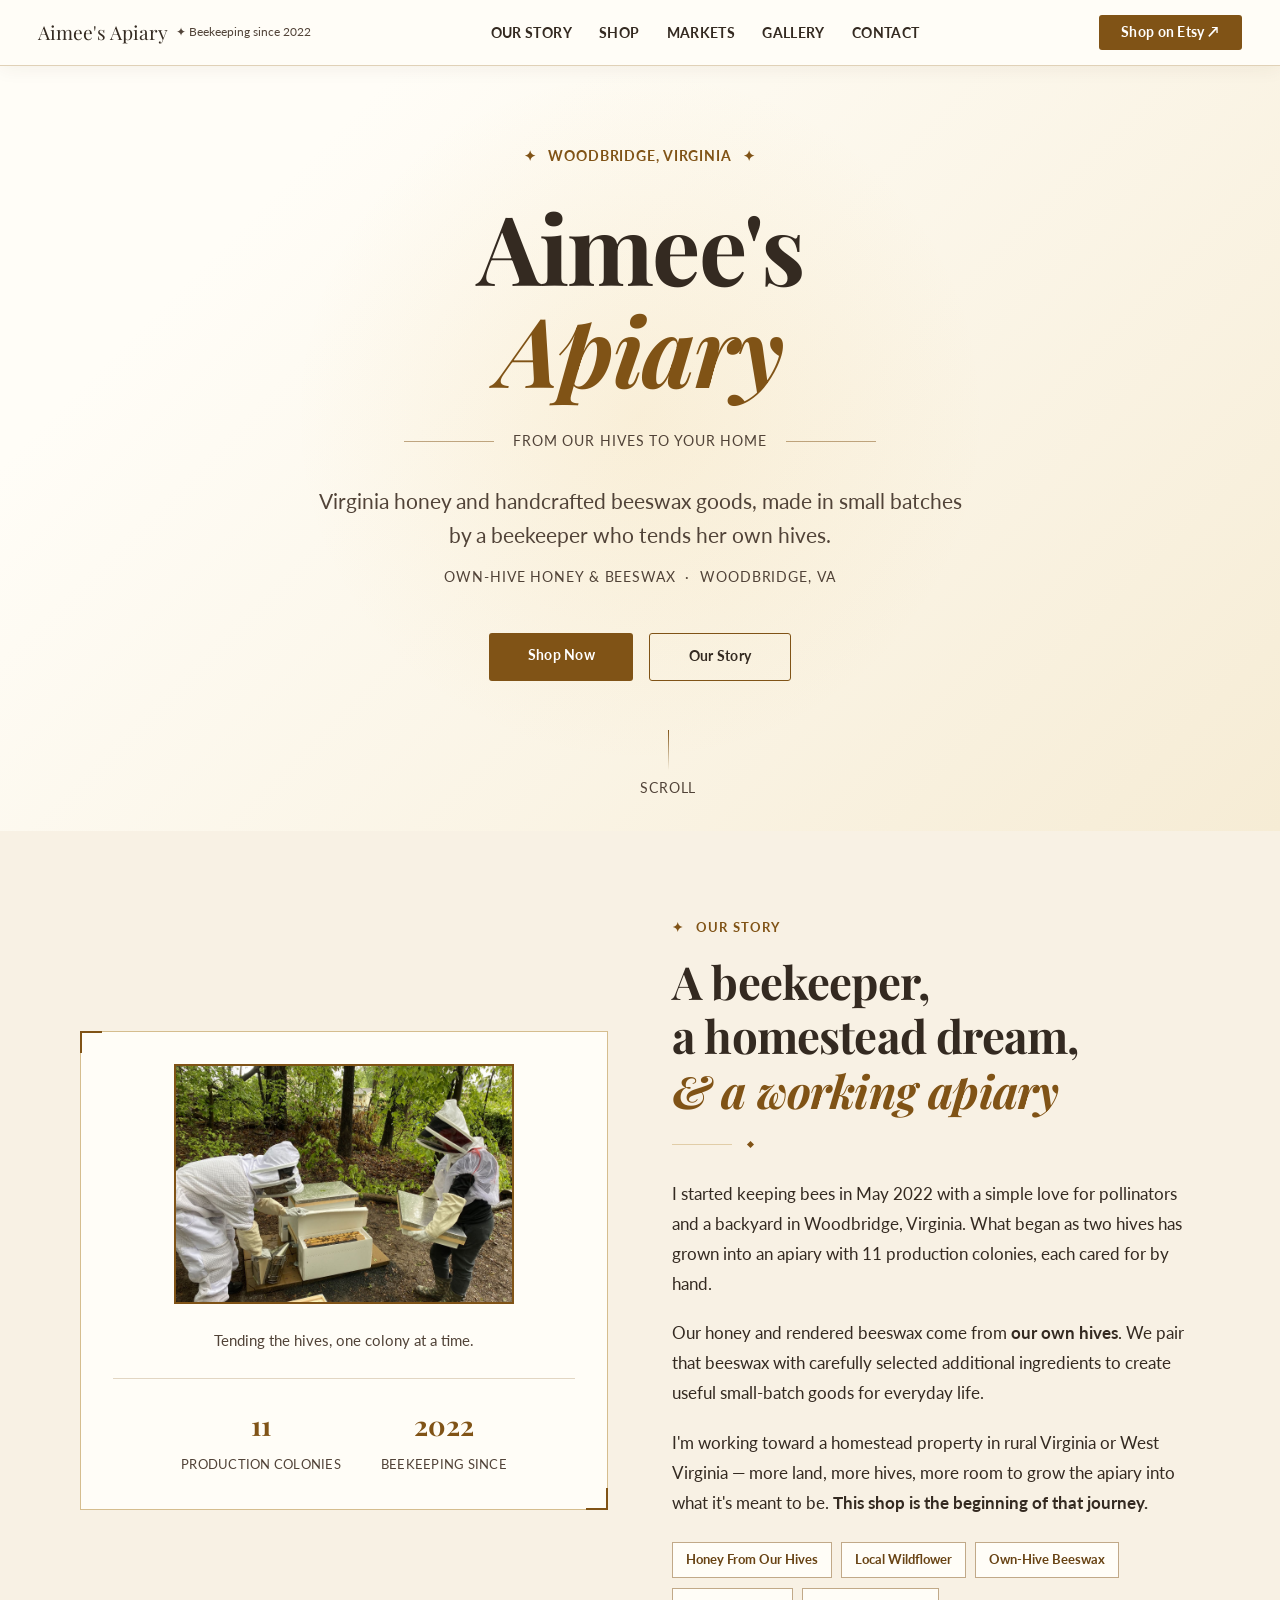
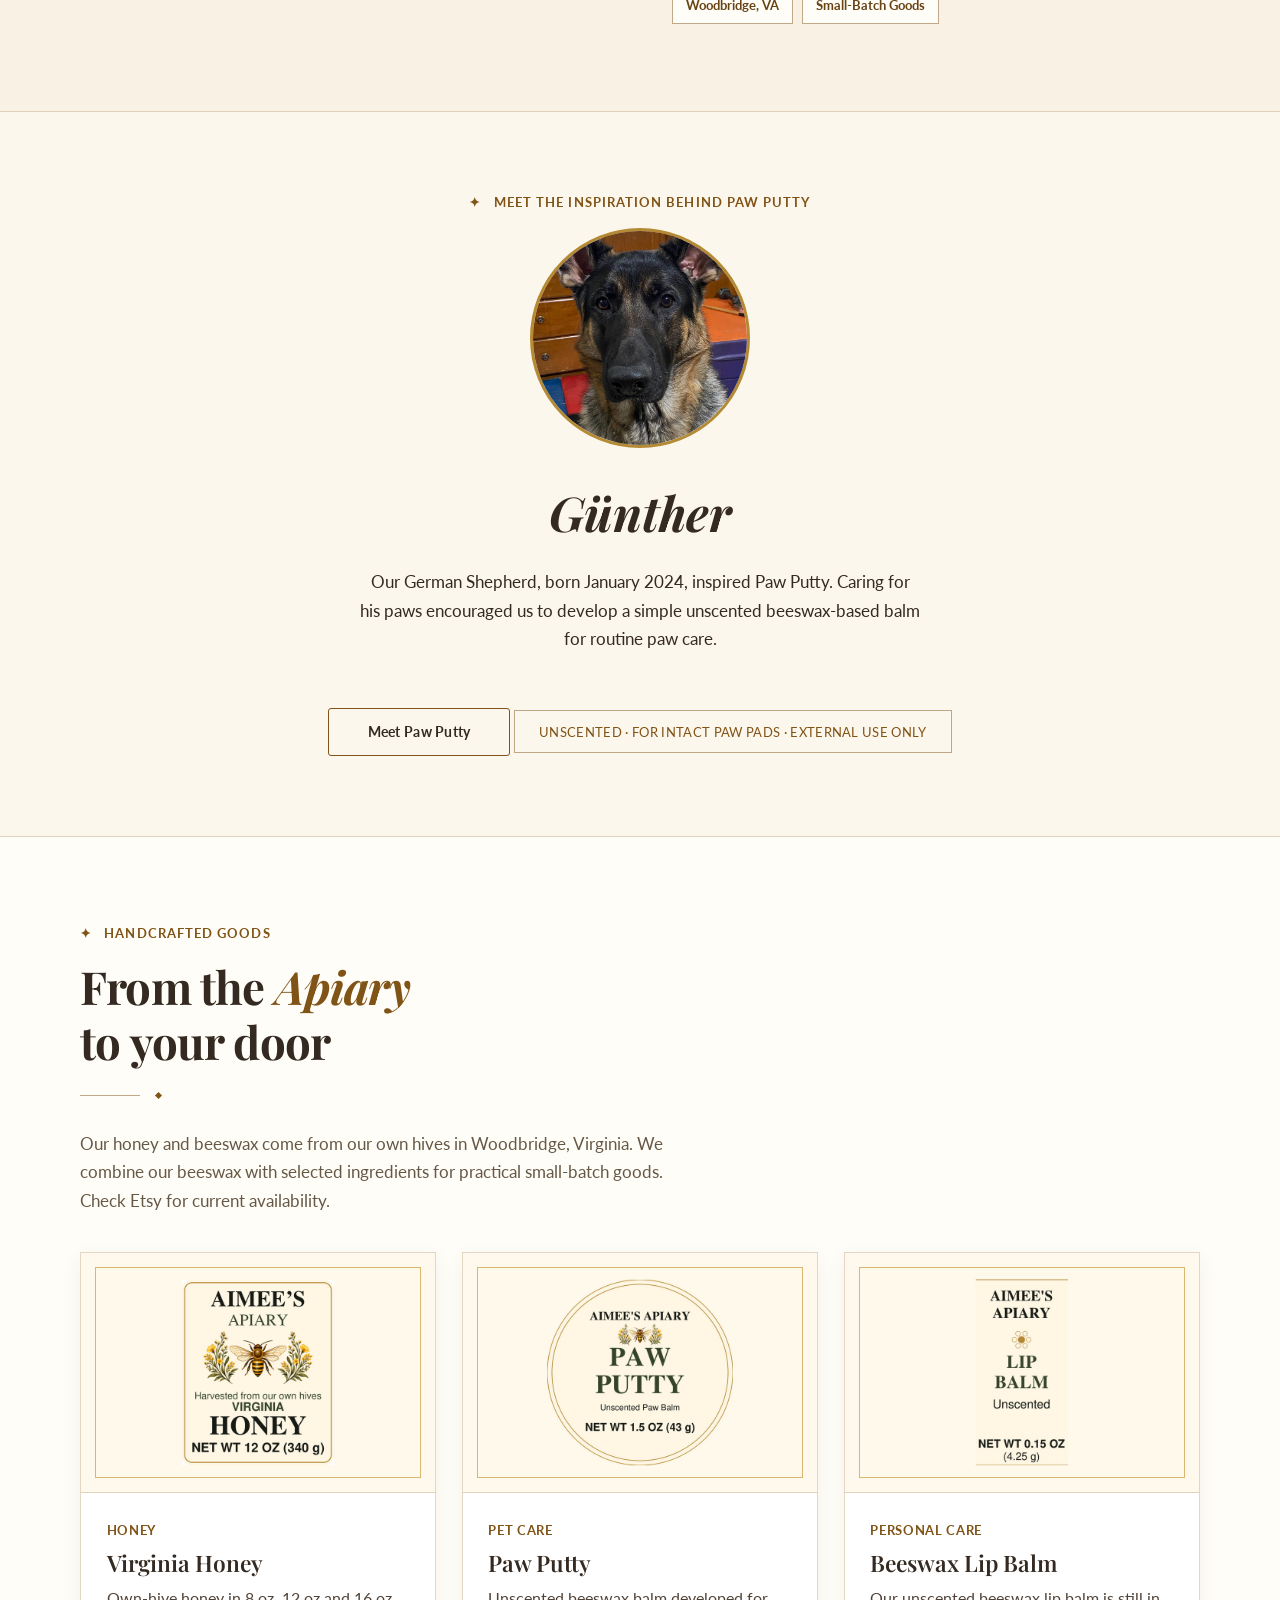
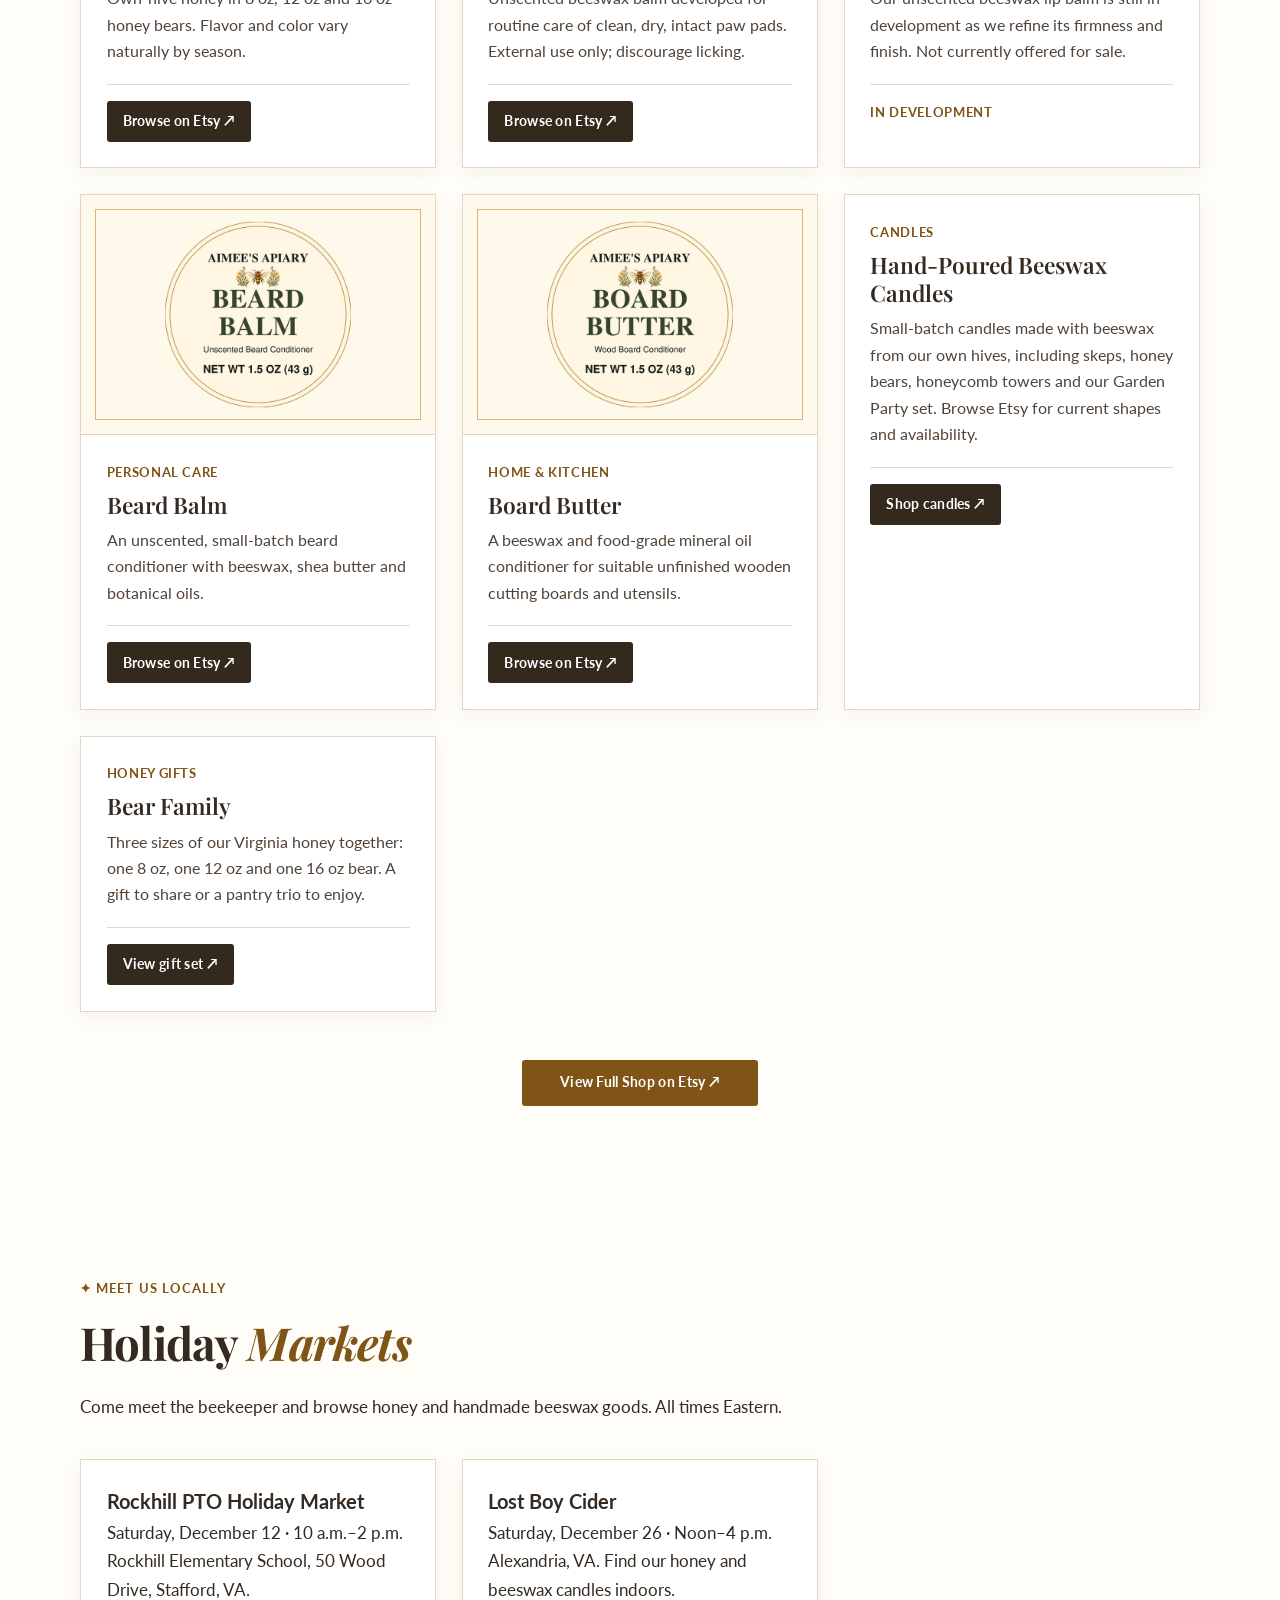
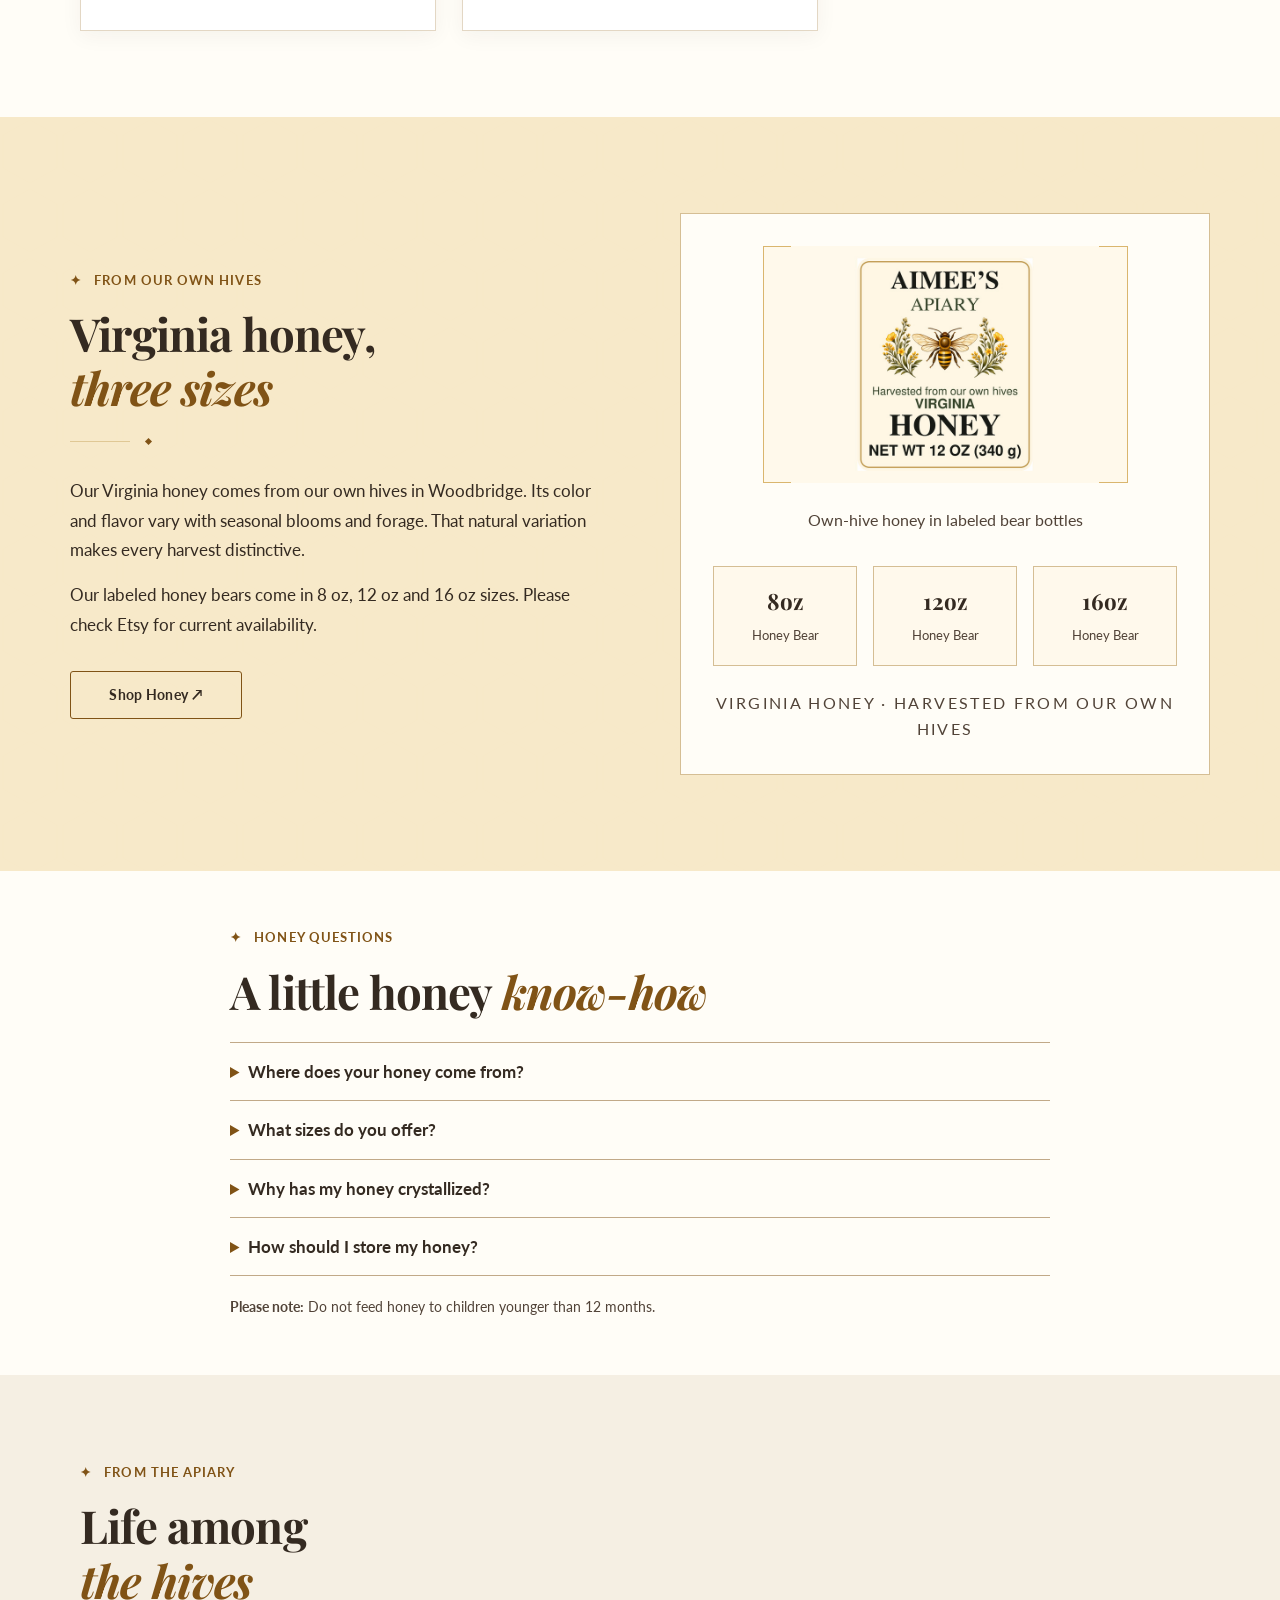
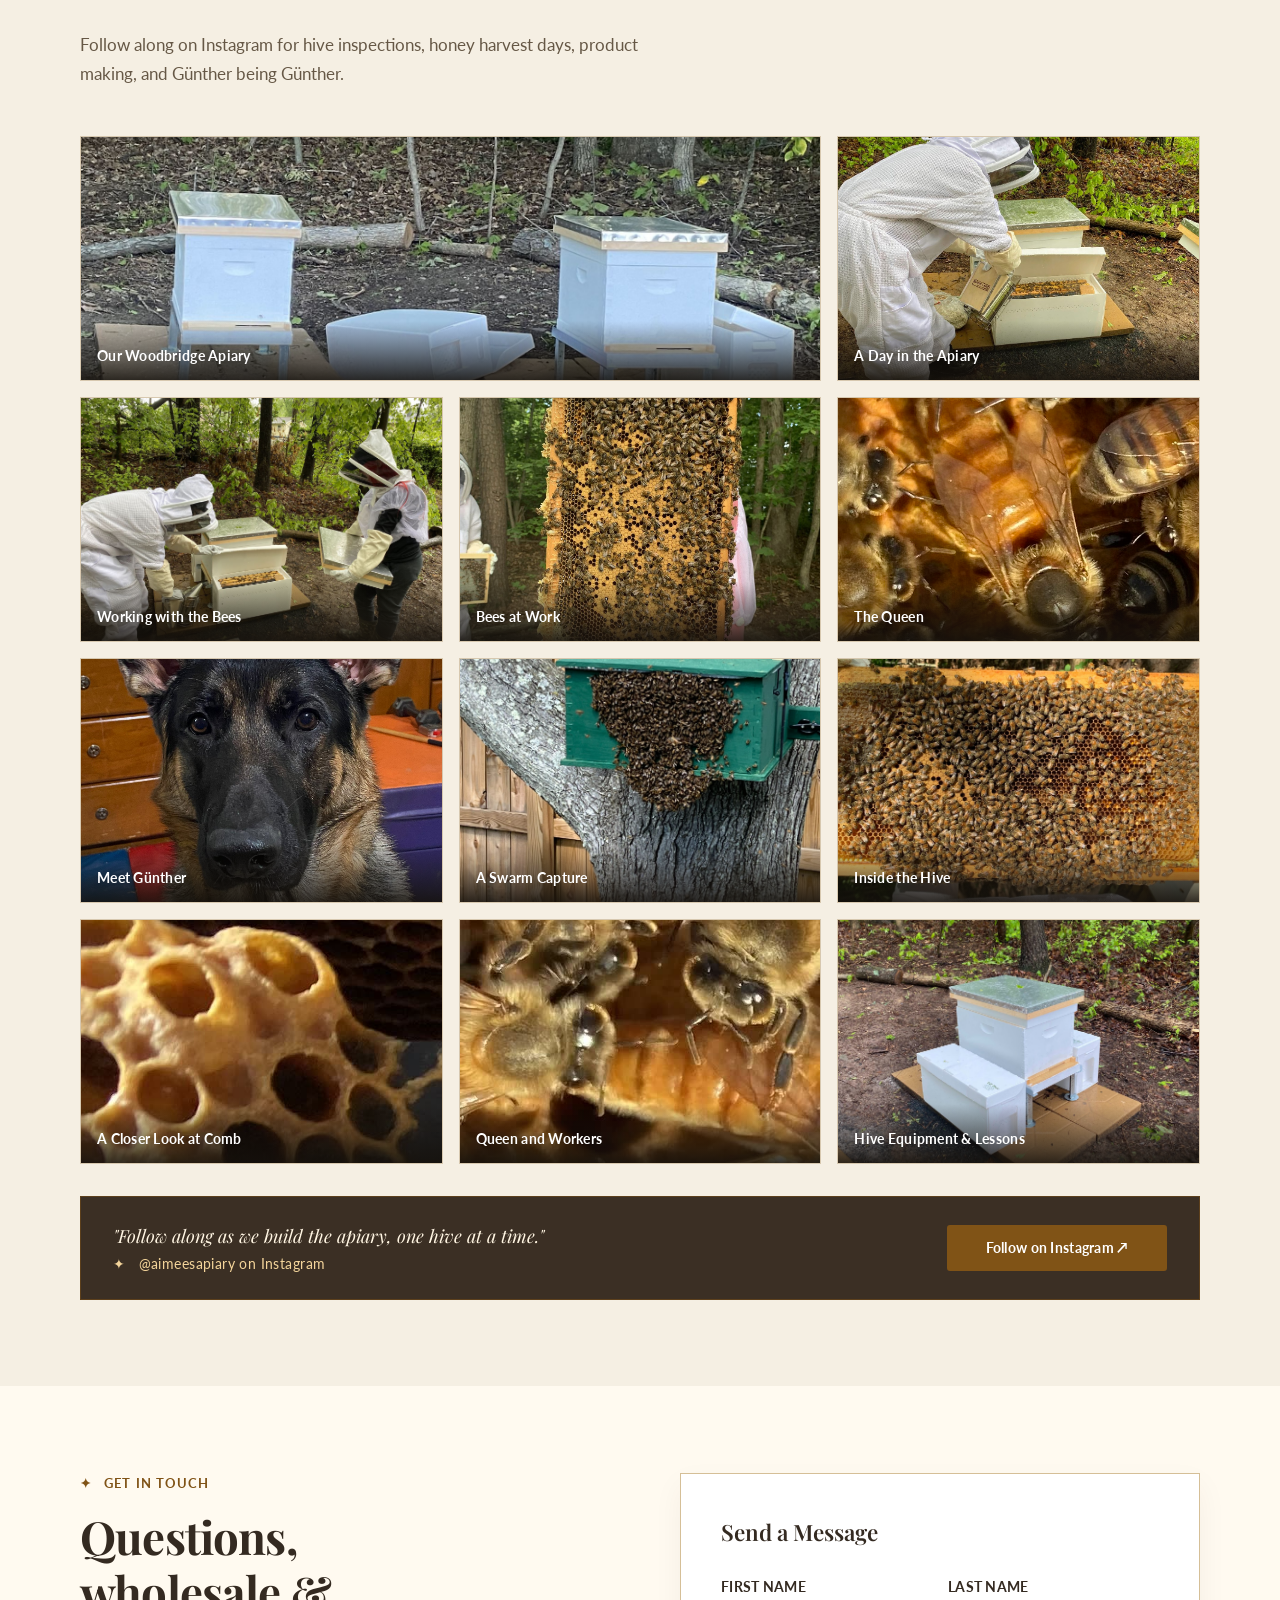
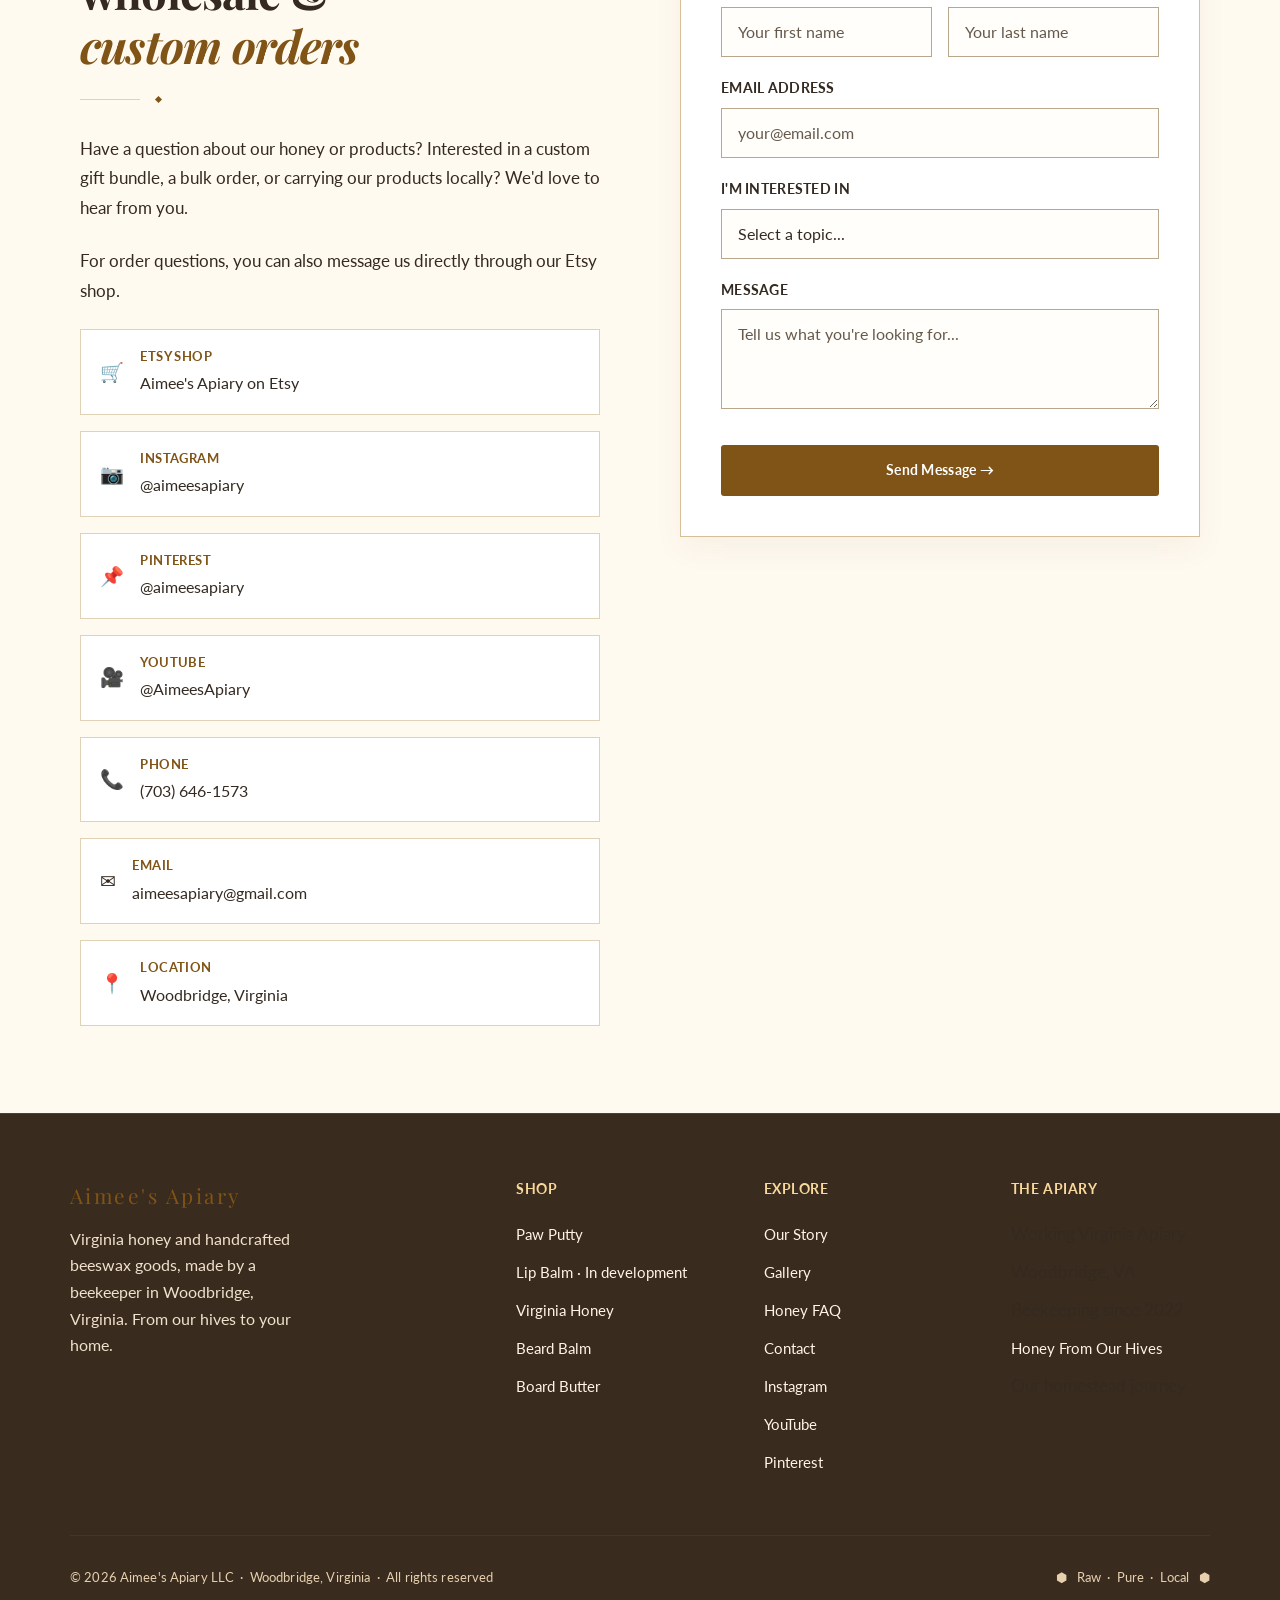
<file: index.html>
<!DOCTYPE html>
<html lang="en">
<head>
<meta charset="UTF-8">
<meta name="viewport" content="width=device-width, initial-scale=1.0">
<title>Aimee's Apiary | Virginia Honey & Handmade Beeswax Goods · Woodbridge, VA</title>
<meta name="description" content="Own-hive honey from Woodbridge, Virginia, and useful small-batch beeswax goods handmade by a local beekeeper. Meet the apiary and find us on Etsy.">
<link href="https://fonts.googleapis.com/css2?family=Playfair+Display:ital,wght@0,400;0,600;0,700;1,400;1,600&family=Cormorant+Garamond:ital,wght@0,300;0,400;1,300;1,400&family=Lato:wght@300;400;700&display=swap" rel="stylesheet">
<style>
:root {
  --gold: #B58A35;
  --gold-light: #E9D8B1;
  --gold-pale: #F6ECD7;
  --black: #243428;
  --black-soft: #2B3B2E;
  --black-mid: #354536;
  --cream: #FFF7E5;
  --cream-dark: #F1E6D0;
  --text-dark: #253326;
  --text-mid: #40533D;
  --text-muted: #665F4C;
  --border: rgba(181,138,53,0.2);
  --border-strong: rgba(181,138,53,0.55);
}
*{margin:0;padding:0;box-sizing:border-box;}
html{scroll-behavior:smooth;}
body{font-family:'Lato',sans-serif;font-weight:300;background:var(--cream);color:var(--text-dark);line-height:1.75;overflow-x:hidden;}

/* ── SCROLLBAR ── */
::-webkit-scrollbar{width:6px;}
::-webkit-scrollbar-track{background:var(--black);}
::-webkit-scrollbar-thumb{background:var(--gold);border-radius:3px;}

/* ── NAV ── */
#nav{
  position:fixed;top:0;left:0;right:0;z-index:999;
  background:rgba(13,13,13,0.96);
  border-bottom:1px solid var(--border-strong);
  display:flex;align-items:center;justify-content:space-between;
  padding:0 4rem;height:66px;
  transition:background 0.3s;
}
.nav-logo{
  font-family:'Playfair Display',serif;font-size:1.1rem;
  color:var(--gold);letter-spacing:0.12em;
  display:flex;align-items:center;gap:0.5rem;
  text-decoration:none;
}
.nav-logo span{font-size:0.65rem;opacity:0.5;letter-spacing:0.05em;}
.nav-links{display:flex;list-style:none;gap:2.5rem;align-items:center;}
.nav-links a{
  font-size:0.68rem;font-weight:400;letter-spacing:0.2em;
  text-transform:uppercase;color:rgba(232,212,160,0.7);
  text-decoration:none;transition:color 0.2s;
}
.nav-links a:hover{color:var(--gold);}
.nav-shop{
  background:var(--gold);color:var(--black);
  padding:0.5rem 1.4rem;border:none;
  font-family:'Lato',sans-serif;font-size:0.68rem;font-weight:700;
  letter-spacing:0.2em;text-transform:uppercase;
  cursor:pointer;text-decoration:none;
  transition:background 0.2s;display:inline-block;
}
.nav-shop:hover{background:var(--gold-light);}
.nav-mobile-btn{display:none;background:none;border:none;cursor:pointer;padding:0.5rem;}
.nav-mobile-btn span{display:block;width:22px;height:1.5px;background:var(--gold);margin:5px 0;transition:0.3s;}

/* ── HONEYCOMB SVG TILE ── */
.hc-tile{
  position:absolute;inset:0;
  background-image:url("data:image/svg+xml,%3Csvg xmlns='http://www.w3.org/2000/svg' width='60' height='69' viewBox='0 0 60 69'%3E%3Cpolygon points='30,3 57,18 57,51 30,66 3,51 3,18' fill='none' stroke='%23C47B15' stroke-width='0.35' opacity='0.1'/%3E%3C/svg%3E");
  background-size:60px 69px;pointer-events:none;
}

/* ── HERO ── */
#hero{
  min-height:100vh;background:var(--black);
  position:relative;display:flex;align-items:center;justify-content:center;
  overflow:hidden;padding-top:66px;
}
.hero-glow{
  position:absolute;width:700px;height:700px;
  background:radial-gradient(ellipse,rgba(181,138,53,0.1) 0%,transparent 68%);
  top:50%;left:50%;transform:translate(-50%,-50%);pointer-events:none;
}
.hero-inner{
  position:relative;z-index:2;text-align:center;
  max-width:820px;padding:5rem 2rem 4rem;
}
.hero-tag{
  font-size:0.65rem;font-weight:400;letter-spacing:0.4em;
  text-transform:uppercase;color:var(--gold);
  margin-bottom:1.8rem;
  opacity:0;animation:riseIn 0.9s 0.15s ease forwards;
}
.hero-title{
  font-family:'Playfair Display',serif;
  font-size:clamp(3.2rem,7.5vw,6rem);
  font-weight:700;line-height:1.0;
  color:var(--gold-light);
  margin-bottom:0.25rem;
  opacity:0;animation:riseIn 0.9s 0.35s ease forwards;
}
.hero-title em{font-style:italic;color:var(--gold);}
.hero-rule{
  display:flex;align-items:center;justify-content:center;
  gap:1.2rem;margin:2rem auto;
  opacity:0;animation:riseIn 0.9s 0.55s ease forwards;
}
.hero-rule-line{width:90px;height:1px;background:var(--border-strong);}
.hero-rule-text{font-size:0.6rem;letter-spacing:0.35em;color:var(--gold);text-transform:uppercase;}
.hero-sub{
  font-family:'Cormorant Garamond',serif;font-size:1.35rem;
  font-weight:300;font-style:italic;color:var(--gold-light);
  line-height:1.65;max-width:560px;margin:0 auto 0.9rem;
  opacity:0;animation:riseIn 0.9s 0.7s ease forwards;
}
.hero-loc{
  font-size:0.65rem;letter-spacing:0.3em;text-transform:uppercase;
  color:rgba(181,138,53,0.7);margin-bottom:2.8rem;
  opacity:0;animation:riseIn 0.9s 0.85s ease forwards;
}
.hero-btns{
  display:flex;gap:1rem;justify-content:center;flex-wrap:wrap;
  opacity:0;animation:riseIn 0.9s 1s ease forwards;
}
.hero-scroll{
  position:absolute;bottom:2rem;left:50%;transform:translateX(-50%);
  z-index:2;display:flex;flex-direction:column;align-items:center;gap:0.5rem;
  opacity:0;animation:riseIn 0.9s 1.4s ease forwards;
}
.hero-scroll span{font-size:0.6rem;letter-spacing:0.3em;color:var(--gold);text-transform:uppercase;}
.scroll-line{width:1px;height:40px;background:linear-gradient(to bottom,var(--gold),transparent);animation:scrollPulse 2s infinite;}

@keyframes riseIn{from{opacity:0;transform:translateY(18px);}to{opacity:1;transform:translateY(0);}}
@keyframes scrollPulse{0%{opacity:0;transform:scaleY(0);transform-origin:top;}50%{opacity:1;}100%{opacity:0;transform:scaleY(1);transform-origin:top;}}

/* ── SECTION BASE ── */
section{padding:7rem 2rem;}
.section-inner{max-width:1140px;margin:0 auto;}
.section-tag{
  font-size:0.63rem;font-weight:400;letter-spacing:0.38em;
  text-transform:uppercase;color:var(--gold);
  margin-bottom:1rem;display:block;
}
.section-title{
  font-family:'Playfair Display',serif;
  font-size:clamp(2rem,4vw,3rem);font-weight:700;
  color:var(--text-dark);line-height:1.15;margin-bottom:1.5rem;
}
.section-title em{font-style:italic;color:var(--gold);}
.gold-rule{
  display:flex;align-items:center;gap:1rem;margin-bottom:2rem;
}
.gold-rule-line{height:1px;background:var(--border-strong);flex:1;max-width:60px;}
.gold-rule-dot{width:5px;height:5px;background:var(--gold);transform:rotate(45deg);}

/* ── BUTTONS ── */
.btn-gold{
  background:var(--gold);color:var(--black);border:none;
  padding:0.85rem 2.4rem;
  font-family:'Lato',sans-serif;font-size:0.7rem;font-weight:700;
  letter-spacing:0.2em;text-transform:uppercase;cursor:pointer;
  text-decoration:none;display:inline-block;
  transition:background 0.2s,transform 0.15s;
}
.btn-gold:hover{background:var(--gold-light);transform:translateY(-2px);}
.btn-outline-dark{
  background:transparent;color:var(--text-dark);
  border:1px solid rgba(26,18,8,0.35);
  padding:0.85rem 2.4rem;
  font-family:'Lato',sans-serif;font-size:0.7rem;font-weight:400;
  letter-spacing:0.2em;text-transform:uppercase;cursor:pointer;
  text-decoration:none;display:inline-block;
  transition:border-color 0.2s,color 0.2s;
}
.btn-outline-dark:hover{border-color:var(--gold);color:var(--gold);}
.btn-outline-gold{
  background:transparent;color:var(--gold-light);
  border:1px solid var(--border-strong);
  padding:0.85rem 2.4rem;
  font-family:'Lato',sans-serif;font-size:0.7rem;font-weight:400;
  letter-spacing:0.2em;text-transform:uppercase;cursor:pointer;
  text-decoration:none;display:inline-block;
  transition:background 0.2s,color 0.2s;
}
.btn-outline-gold:hover{background:rgba(181,138,53,0.12);color:var(--gold);}

/* ── ABOUT ── */
#about{background:var(--black-soft);}
.about-grid{
  display:grid;grid-template-columns:1fr 1fr;
  gap:5rem;align-items:center;
}
.about-visual{
  position:relative;
}
.about-frame{
  border:1px solid var(--border-strong);
  padding:3rem;text-align:center;position:relative;
}
.about-frame::before,
.about-frame::after{
  content:'';position:absolute;
  width:20px;height:20px;
  border-color:var(--gold);border-style:solid;
}
.about-frame::before{top:-1px;left:-1px;border-width:2px 0 0 2px;}
.about-frame::after{bottom:-1px;right:-1px;border-width:0 2px 2px 0;}
.about-gnome{font-size:4.5rem;margin-bottom:1rem;}
.about-stat-row{
  display:flex;justify-content:center;gap:2.5rem;margin-top:1.5rem;
  border-top:1px solid var(--border);padding-top:1.5rem;
}
.about-stat{text-align:center;}
.about-stat-num{
  font-family:'Playfair Display',serif;font-size:1.8rem;
  font-weight:700;color:var(--gold);display:block;
}
.about-stat-label{font-size:0.6rem;letter-spacing:0.25em;text-transform:uppercase;color:rgba(232,212,160,0.5);}
.about-text .section-tag{color:var(--gold);}
.about-text .section-title{color:var(--gold-light);}
.about-text p{
  font-family:'Cormorant Garamond',serif;font-size:1.1rem;font-weight:300;
  color:rgba(232,212,160,0.75);line-height:1.8;margin-bottom:1.2rem;
}
.about-text p strong{color:var(--gold);font-weight:400;}
.about-text .gold-rule .gold-rule-line{background:rgba(181,138,53,0.35);}
.about-badges{display:flex;gap:0.6rem;flex-wrap:wrap;margin-top:1.5rem;}
.badge{
  border:1px solid var(--border-strong);
  padding:0.35rem 0.9rem;
  font-size:0.6rem;letter-spacing:0.2em;text-transform:uppercase;
  color:var(--gold);
}

/* ── PRODUCTS ── */
#products{background:var(--cream);}
.products-grid{
  display:grid;grid-template-columns:repeat(3,1fr);
  gap:2rem;margin-top:3rem;
}
.product-card{
  background:#fff;border:1px solid var(--border);
  transition:border-color 0.2s,transform 0.2s;
  position:relative;overflow:hidden;
}
.product-card:hover{border-color:var(--gold);transform:translateY(-4px);}
.product-card::before{
  content:'';position:absolute;top:0;left:0;right:0;height:3px;
  background:var(--gold);transform:scaleX(0);transform-origin:left;
  transition:transform 0.3s;
}
.product-card:hover::before{transform:scaleX(1);}
.product-img{
  height:200px;background:var(--black-mid);
  display:flex;align-items:center;justify-content:center;
  font-size:3.5rem;border-bottom:1px solid var(--border);
  position:relative;overflow:hidden;
}
.product-img .hc-tile{opacity:0.4;}
.product-badge{
  position:absolute;top:1rem;right:1rem;
  background:var(--gold);color:var(--black);
  font-size:0.55rem;font-weight:700;letter-spacing:0.15em;
  text-transform:uppercase;padding:0.25rem 0.6rem;
}
.product-body{padding:1.6rem;}
.product-cat{
  font-size:0.6rem;letter-spacing:0.25em;text-transform:uppercase;
  color:var(--gold);margin-bottom:0.5rem;
}
.product-name{
  font-family:'Playfair Display',serif;font-size:1.2rem;
  font-weight:600;color:var(--text-dark);margin-bottom:0.5rem;
  line-height:1.2;
}
.product-desc{font-size:0.85rem;color:var(--text-muted);margin-bottom:1.2rem;line-height:1.6;}
.product-footer{
  display:flex;align-items:center;justify-content:space-between;
  padding-top:1rem;border-top:1px solid var(--border);
}
.product-price{
  font-family:'Playfair Display',serif;font-size:1.1rem;
  font-weight:600;color:var(--gold);
}
.product-btn{
  background:var(--black);color:var(--gold-light);
  border:none;padding:0.5rem 1.1rem;
  font-size:0.62rem;font-weight:400;letter-spacing:0.18em;
  text-transform:uppercase;cursor:pointer;
  transition:background 0.2s;text-decoration:none;display:inline-block;
}
.product-btn:hover{background:var(--gold);color:var(--black);}

/* ── HONEY FEATURE BANNER ── */
#honey-feature{
  background:var(--black);
  padding:6rem 2rem;position:relative;overflow:hidden;
}
.honey-feature-inner{
  max-width:1140px;margin:0 auto;
  display:grid;grid-template-columns:1fr 1fr;
  gap:5rem;align-items:center;
}
.honey-feature-text .section-title{color:var(--gold-light);}
.honey-feature-text p{
  font-family:'Cormorant Garamond',serif;font-size:1.1rem;
  color:rgba(232,212,160,0.7);line-height:1.85;margin-bottom:1rem;
}
.honey-visual{
  border:1px solid var(--border-strong);padding:3.5rem 2rem;
  text-align:center;position:relative;
}
.honey-jar-emoji{font-size:5rem;display:block;margin-bottom:1.5rem;}
.honey-sizes{display:grid;grid-template-columns:repeat(4,1fr);gap:1rem;margin-top:2rem;}
.honey-size{
  border:1px solid var(--border);padding:1rem 0.5rem;text-align:center;
  transition:border-color 0.2s;
}
.honey-size:hover{border-color:var(--gold);}
.honey-size-oz{
  font-family:'Playfair Display',serif;font-size:1.4rem;
  font-weight:700;color:var(--gold);display:block;
}
.honey-size-label{font-size:0.6rem;letter-spacing:0.15em;text-transform:uppercase;color:rgba(232,212,160,0.45);}

/* ── GALLERY ── */
#gallery{background:var(--cream-dark);}
.gallery-intro{max-width:580px;margin-bottom:3rem;}
.gallery-grid{
  display:grid;
  grid-template-columns:2fr 1fr 1fr;
  grid-template-rows:auto auto;
  gap:1rem;
}
.gallery-cell{
  background:var(--black-mid);
  display:flex;align-items:center;justify-content:center;
  font-size:2.5rem;position:relative;overflow:hidden;
  border:1px solid var(--border);
  min-height:220px;
  transition:border-color 0.2s;
}
.gallery-cell img{
  transition:transform 0.4s ease;
}
.gallery-cell:hover img{
  transform:scale(1.04);
}
.gallery-cell:hover{border-color:var(--gold);}
.gallery-cell.tall{grid-row:span 2;min-height:460px;}
.gallery-cell-label{
  position:absolute;bottom:0;left:0;right:0;
  padding:1rem;background:linear-gradient(transparent,rgba(13,13,13,0.85));
  font-size:0.62rem;letter-spacing:0.2em;text-transform:uppercase;
  color:var(--gold-light);
}
.gallery-placeholder{
  position:absolute;inset:0;
  display:flex;flex-direction:column;align-items:center;justify-content:center;gap:0.8rem;
}
.gallery-placeholder .hc-tile{opacity:0.15;}
.gallery-placeholder-text{
  font-size:0.62rem;letter-spacing:0.2em;text-transform:uppercase;
  color:rgba(232,212,160,0.3);position:relative;z-index:1;
}
.gallery-emoji{font-size:2.2rem;position:relative;z-index:1;}
.gallery-ig-banner{
  margin-top:2rem;padding:1.5rem 2rem;
  background:var(--black);border:1px solid var(--border-strong);
  display:flex;align-items:center;justify-content:space-between;
  flex-wrap:wrap;gap:1rem;
}
.gallery-ig-text{font-family:'Playfair Display',serif;font-size:1rem;font-style:italic;color:var(--gold-light);}
.gallery-ig-handle{font-size:0.65rem;letter-spacing:0.2em;color:var(--gold);}

/* ── BLOG ── */
#blog{background:var(--cream);}
.blog-grid{display:grid;grid-template-columns:repeat(3,1fr);gap:2rem;margin-top:3rem;}
.blog-card{background:#fff;border:1px solid var(--border);transition:border-color 0.2s;}
.blog-card:hover{border-color:var(--gold);}
.blog-card-top{
  height:160px;background:var(--black-mid);
  display:flex;align-items:center;justify-content:center;
  font-size:3rem;position:relative;overflow:hidden;
  border-bottom:1px solid var(--border);
}
.blog-card-top .hc-tile{opacity:0.2;}
.blog-card-body{padding:1.5rem;}
.blog-cat{font-size:0.58rem;letter-spacing:0.25em;text-transform:uppercase;color:var(--gold);margin-bottom:0.5rem;}
.blog-title{
  font-family:'Playfair Display',serif;font-size:1.05rem;font-weight:600;
  color:var(--text-dark);margin-bottom:0.6rem;line-height:1.3;
}
.blog-excerpt{font-size:0.82rem;color:var(--text-muted);line-height:1.6;margin-bottom:1rem;}
.blog-meta{
  font-size:0.62rem;letter-spacing:0.15em;text-transform:uppercase;
  color:var(--text-muted);
}
.blog-coming{
  grid-column:1/-1;
  border:1px dashed var(--border-strong);padding:3rem;
  text-align:center;
}
.blog-coming p{
  font-family:'Cormorant Garamond',serif;font-size:1.1rem;
  font-style:italic;color:var(--text-muted);
}

/* ── CONTACT ── */
#contact{background:var(--black);}
.contact-grid{display:grid;grid-template-columns:1fr 1fr;gap:5rem;align-items:start;}
.contact-text .section-title{color:var(--gold-light);}
.contact-text p{
  font-family:'Cormorant Garamond',serif;font-size:1.1rem;
  color:rgba(232,212,160,0.65);line-height:1.8;margin-bottom:1.5rem;
}
.contact-links{display:flex;flex-direction:column;gap:1rem;margin-top:1.5rem;}
.contact-link{
  display:flex;align-items:center;gap:1rem;
  padding:1rem 1.2rem;border:1px solid var(--border);
  text-decoration:none;transition:border-color 0.2s;
  color:var(--gold-light);
}
.contact-link:hover{border-color:var(--gold);}
.contact-link-icon{font-size:1.2rem;}
.contact-link-label{font-size:0.62rem;letter-spacing:0.2em;text-transform:uppercase;color:var(--gold);display:block;margin-bottom:0.1rem;}
.contact-link-value{font-family:'Cormorant Garamond',serif;font-size:0.95rem;}
.contact-form{background:var(--black-soft);border:1px solid var(--border);padding:2.5rem;}
.form-title{
  font-family:'Playfair Display',serif;font-size:1.2rem;font-weight:600;
  color:var(--gold-light);margin-bottom:1.5rem;
}
.form-group{margin-bottom:1.2rem;}
.form-group label{
  display:block;font-size:0.63rem;letter-spacing:0.2em;text-transform:uppercase;
  color:var(--gold);margin-bottom:0.5rem;
}
.form-group input,
.form-group select,
.form-group textarea{
  width:100%;background:var(--black);border:1px solid var(--border);
  padding:0.75rem 1rem;color:var(--gold-light);
  font-family:'Lato',sans-serif;font-size:0.85rem;font-weight:300;
  outline:none;transition:border-color 0.2s;
  appearance:none;
}
.form-group input:focus,
.form-group select:focus,
.form-group textarea:focus{border-color:var(--gold);}
.form-group select option{background:var(--black);}
.form-group textarea{resize:vertical;min-height:100px;}
.form-row{display:grid;grid-template-columns:1fr 1fr;gap:1rem;}
.form-submit{
  width:100%;background:var(--gold);color:var(--black);border:none;
  padding:1rem;font-family:'Lato',sans-serif;font-size:0.7rem;font-weight:700;
  letter-spacing:0.2em;text-transform:uppercase;cursor:pointer;
  transition:background 0.2s;margin-top:0.5rem;
}
.form-submit:hover{background:var(--gold-light);}

/* ── GÜNTHER SECTION ── */
#gunther{
  background:var(--black-mid);padding:5rem 2rem;
  border-top:1px solid var(--border);border-bottom:1px solid var(--border);
}
.gunther-inner{
  max-width:900px;margin:0 auto;text-align:center;
}
.gunther-inner .section-tag{display:block;margin-bottom:1rem;}
.gunther-name{
  font-family:'Playfair Display',serif;font-size:clamp(2rem,4vw,3rem);
  font-weight:700;font-style:italic;color:var(--gold-light);
  margin-bottom:1rem;
}
.gunther-sub{
  font-family:'Cormorant Garamond',serif;font-size:1.15rem;
  font-style:italic;color:rgba(232,212,160,0.65);
  max-width:560px;margin:0 auto 2rem;line-height:1.7;
}
.gunther-emoji{font-size:4rem;display:block;margin-bottom:1.5rem;}
.gunther-product-note{
  display:inline-block;border:1px solid var(--border-strong);
  padding:0.6rem 1.5rem;
  font-size:0.65rem;letter-spacing:0.2em;text-transform:uppercase;
  color:var(--gold);margin-top:1.5rem;
}

/* ── FOOTER ── */
footer{
  background:var(--black);padding:4rem 2rem 2rem;
  border-top:1px solid var(--border-strong);
}
.footer-inner{max-width:1140px;margin:0 auto;}
.footer-top{
  display:grid;grid-template-columns:2fr 1fr 1fr 1fr;
  gap:3rem;padding-bottom:3rem;
  border-bottom:1px solid var(--border);margin-bottom:2rem;
}
.footer-brand .footer-logo{
  font-family:'Playfair Display',serif;font-size:1.3rem;
  color:var(--gold);letter-spacing:0.12em;margin-bottom:0.8rem;
}
.footer-brand p{
  font-family:'Cormorant Garamond',serif;font-size:0.95rem;
  color:rgba(232,212,160,0.45);line-height:1.7;max-width:240px;
}
.footer-col h4{
  font-size:0.62rem;letter-spacing:0.28em;text-transform:uppercase;
  color:var(--gold);margin-bottom:1.2rem;
}
.footer-col ul{list-style:none;}
.footer-col li{margin-bottom:0.6rem;}
.footer-col a{
  font-size:0.82rem;color:rgba(232,212,160,0.45);
  text-decoration:none;transition:color 0.2s;cursor:pointer;
}
.footer-col a:hover{color:var(--gold);}
.footer-bottom{
  display:flex;align-items:center;justify-content:space-between;flex-wrap:wrap;gap:1rem;
}
.footer-copy{font-size:0.65rem;letter-spacing:0.12em;color:rgba(232,212,160,0.25);}
.footer-hc{font-size:0.65rem;color:rgba(181,138,53,0.3);letter-spacing:0.1em;}

/* ── MOBILE NAV ── */
.mobile-menu{
  display:none;position:fixed;top:66px;left:0;right:0;z-index:998;
  background:var(--black);border-bottom:1px solid var(--border-strong);
  padding:1.5rem 2rem;flex-direction:column;gap:1.2rem;
}
.mobile-menu.open{display:flex;}
.mobile-menu a{
  font-size:0.8rem;letter-spacing:0.2em;text-transform:uppercase;
  color:var(--gold-light);text-decoration:none;
}

/* ── RESPONSIVE ── */
@media(max-width:900px){
  #nav{padding:0 1.5rem;}
  .nav-links,.nav-shop{display:none;}
  .nav-mobile-btn{display:block;}
  .about-grid,.honey-feature-inner,.contact-grid,.footer-top{grid-template-columns:1fr;gap:2.5rem;}
  .products-grid,.blog-grid{grid-template-columns:repeat(2,1fr);}
  .gallery-grid{grid-template-columns:1fr 1fr;grid-template-rows:auto;}
  .gallery-cell.tall{grid-row:span 1;}
  .footer-top{grid-template-columns:1fr 1fr;}
}
@media(max-width:580px){
  section{padding:4rem 1.2rem;}
  .products-grid,.blog-grid{grid-template-columns:1fr;}
  .gallery-grid{grid-template-columns:1fr;}
  .form-row{grid-template-columns:1fr;}
  .honey-sizes{grid-template-columns:repeat(2,1fr);}
  .footer-top{grid-template-columns:1fr;}
  .hero-title{font-size:2.8rem;}
}
.product-footer{gap:0.7rem;flex-wrap:wrap}.product-price{font-size:0.68rem;letter-spacing:0.02em}
@media(max-width:580px){.hero-sub{font-size:1.25rem}.product-footer{align-items:flex-start}}

/* Compact honey FAQ; native details work without JavaScript. */
#honey-faq{background:var(--cream);padding-block:3.5rem;}
#honey-faq .section-inner{max-width:820px;}
.honey-faq-list{border-top:1px solid var(--border-strong);}
.honey-faq-list details{border-bottom:1px solid var(--border-strong);padding:1rem 0;}
.honey-faq-list summary{cursor:pointer;font-size:1.05rem;font-weight:700;line-height:1.5;color:var(--text-dark);}
.honey-faq-list summary::marker{color:var(--gold);}
.honey-faq-list summary:focus-visible{outline:3px solid var(--gold);outline-offset:4px;}
.honey-faq-list details p{margin:.65rem 0 0;font-size:1rem;line-height:1.65;color:var(--text-mid);}
.honey-faq-note{margin-top:1.2rem;font-size:.9rem;color:var(--text-mid);}
[hidden]{display:none!important;}
</style>
<link rel="stylesheet" href="brand.css?v=20261012-contact">
</head>
<body>

<!-- ── NAVIGATION ── -->
<nav id="nav">
  <a class="nav-logo" href="#hero">
    Aimee's Apiary
    <span>&#x2726; Beekeeping since 2022</span>
  </a>
  <ul class="nav-links">
    <li><a href="#about">Our Story</a></li>
    <li><a href="#products">Shop</a></li>
    <li><a href="#markets">Markets</a></li>
    <li><a href="#gallery">Gallery</a></li>
    
    <li><a href="#contact">Contact</a></li>
  </ul>
  <a class="nav-shop" href="https://www.etsy.com/shop/AimeesApiary" target="_blank">Shop on Etsy &#8599;</a>
  <button class="nav-mobile-btn" onclick="toggleMenu()" aria-label="Menu" aria-expanded="false" aria-controls="mobileMenu">
    <span></span><span></span><span></span>
  </button>
</nav>

<div class="mobile-menu" id="mobileMenu">
  <a href="#about" onclick="closeMenu()">Our Story</a>
  <a href="#products" onclick="closeMenu()">Shop</a>
  <a href="#markets" onclick="closeMenu()">Markets</a>
  <a href="#gallery" onclick="closeMenu()">Gallery</a>
  
  <a href="#contact" onclick="closeMenu()">Contact</a>
  <a href="https://www.etsy.com/shop/AimeesApiary" target="_blank">Shop on Etsy &#8599;</a>
</div>

<!-- ── HERO ── -->
<section id="hero">
  <div class="hc-tile"></div>
  <div class="hero-glow"></div>
  <div class="hero-inner">
    <p class="hero-tag">&#x2726; &nbsp; Woodbridge, Virginia &nbsp; &#x2726;</p>
    <h1 class="hero-title">Aimee's<br><em>Apiary</em></h1>
    <div class="hero-rule">
      <div class="hero-rule-line"></div>
      <span class="hero-rule-text">From our hives to your home</span>
      <div class="hero-rule-line"></div>
    </div>
    <p class="hero-sub">Virginia honey and handcrafted beeswax goods, made in small batches by a beekeeper who tends her own hives.</p>
    <p class="hero-loc">Own-hive honey &amp; beeswax &nbsp;&#183;&nbsp; Woodbridge, VA</p>
    <div class="hero-btns">
      <a href="https://www.etsy.com/shop/AimeesApiary" target="_blank" class="btn-gold">Shop Now</a>
      <a href="#about" class="btn-outline-gold">Our Story</a>
    </div>
  </div>
  <div class="hero-scroll">
    <div class="scroll-line"></div>
    <span>Scroll</span>
  </div>
</section>

<!-- ── ABOUT ── -->
<section id="about">
  <div class="section-inner">
    <div class="about-grid">
      <div class="about-visual">
        <div class="about-frame">
          <div style="position:relative;z-index:1;">
            <img src="images/approved/about-beekeepers.jpg" alt="Two beekeepers tending hives at Aimee’s Apiary" loading="lazy" style="display:block;width:100%;max-width:340px;height:240px;object-fit:cover;margin:0 auto 1.5rem;border:2px solid var(--gold);">
            <p style="font-family:'Cormorant Garamond',serif;font-size:0.85rem;font-style:italic;color:rgba(232,212,160,0.5);margin-bottom:1.5rem;">Tending the hives, one colony at a time.</p>
            <div class="about-stat-row">
              <div class="about-stat">
                <span class="about-stat-num">11</span>
                <span class="about-stat-label">Production colonies</span>
              </div>
              <div class="about-stat">
                <span class="about-stat-num">2022</span>
                <span class="about-stat-label">Beekeeping since</span>
              </div>
            </div>
          </div>
        </div>
      </div>
      <div class="about-text">
        <span class="section-tag">&#x2726; &nbsp; Our Story</span>
        <h2 class="section-title">A beekeeper,<br>a homestead dream,<br><em>& a working apiary</em></h2>
        <div class="gold-rule"><div class="gold-rule-line"></div><div class="gold-rule-dot"></div></div>
        <p>I started keeping bees in May 2022 with a simple love for pollinators and a backyard in Woodbridge, Virginia. What began as two hives has grown into an apiary with 11 production colonies, each cared for by hand.</p>
        <p>Our honey and rendered beeswax come from <strong>our own hives</strong>. We pair that beeswax with carefully selected additional ingredients to create useful small-batch goods for everyday life.</p>
        <p>I'm working toward a homestead property in rural Virginia or West Virginia — more land, more hives, more room to grow the apiary into what it's meant to be. <strong>This shop is the beginning of that journey.</strong></p>
        <div class="about-badges">
          <span class="badge">Honey From Our Hives</span>
          <span class="badge">Local Wildflower</span>
          <span class="badge">Own-Hive Beeswax</span>
          <span class="badge">Woodbridge, VA</span>
          <span class="badge">Small-Batch Goods</span>
        </div>
      </div>
    </div>
  </div>
</section>

<!-- ── GÜNTHER ── -->
<section id="gunther">
  <div class="gunther-inner">
    <span class="section-tag">&#x2726; &nbsp; Meet the inspiration behind Paw Putty</span>
    <img src="images/gunther.jpg" alt="Günther the German Shepherd" style="width:220px;height:220px;object-fit:cover;border-radius:50%;border:3px solid #B58A35;margin:0 auto 1.5rem;display:block;">
    <h2 class="gunther-name">Günther</h2>
    <p class="gunther-sub">Our German Shepherd, born January 2024, inspired Paw Putty. Caring for his paws encouraged us to develop a simple unscented beeswax-based balm for routine paw care.</p>
    <a href="#products" class="btn-outline-gold">Meet Paw Putty</a>
    <div class="gunther-product-note">Unscented &#183; For intact paw pads &#183; External use only</div>
  </div>
</section>

<!-- ── PRODUCTS ── -->
<section id="products">
  <div class="section-inner">
    <span class="section-tag">&#x2726; &nbsp; Handcrafted goods</span>
    <h2 class="section-title">From the <em>Apiary</em><br>to your door</h2>
    <div class="gold-rule"><div class="gold-rule-line"></div><div class="gold-rule-dot"></div></div>
    <p style="max-width:620px;color:var(--text-muted);margin-bottom:0.5rem;">Our honey and beeswax come from our own hives in Woodbridge, Virginia. We combine our beeswax with selected ingredients for practical small-batch goods. Check Etsy for current availability.</p>
    <div class="products-grid"><div class="product-card"><div class="product-img"><div class="label-fallback" aria-hidden="true"><span>AIMEE’S APIARY</span><strong>VIRGINIA HONEY</strong></div><img src="images/products/honey-label.jpg" alt="Virginia Honey – Aimee’s Apiary label artwork placeholder" loading="lazy" width="320" height="270" onerror="this.style.display='none'"></div><div class="product-body"><p class="product-cat">Honey</p><h3 class="product-name">Virginia Honey</h3><p class="product-desc">Own-hive honey in 8 oz, 12 oz and 16 oz honey bears. Flavor and color vary naturally by season.</p><div class="product-footer"><a href="https://www.etsy.com/shop/AimeesApiary" target="_blank" rel="noopener noreferrer" class="product-btn">Browse on Etsy &#8599;</a></div></div></div>
<div class="product-card"><div class="product-img"><div class="label-fallback" aria-hidden="true"><span>AIMEE’S APIARY</span><strong>PAW PUTTY</strong></div><img src="images/products/paw-putty-label.jpg" alt="Paw Putty – Aimee’s Apiary label artwork placeholder" loading="lazy" width="320" height="270" onerror="this.style.display='none'"></div><div class="product-body"><p class="product-cat">Pet Care</p><h3 class="product-name">Paw Putty</h3><p class="product-desc">Unscented beeswax balm developed for routine care of clean, dry, intact paw pads. External use only; discourage licking.</p><div class="product-footer"><a href="https://www.etsy.com/shop/AimeesApiary" target="_blank" rel="noopener noreferrer" class="product-btn">Browse on Etsy &#8599;</a></div></div></div>
<div class="product-card"><div class="product-img"><div class="label-fallback" aria-hidden="true"><span>AIMEE’S APIARY</span><strong>LIP BALM</strong></div><img src="images/products/lip-balm-label.jpg" alt="Beeswax Lip Balm – Aimee’s Apiary label artwork placeholder" loading="lazy" width="320" height="270" onerror="this.style.display='none'"></div><div class="product-body"><p class="product-cat">Personal Care</p><h3 class="product-name">Beeswax Lip Balm</h3><p class="product-desc">Our unscented beeswax lip balm is still in development as we refine its firmness and finish. Not currently offered for sale.</p><div class="product-footer"><span class="product-cat">In development</span></div></div></div>
<div class="product-card"><div class="product-img"><div class="label-fallback" aria-hidden="true"><span>AIMEE’S APIARY</span><strong>BEARD BALM</strong></div><img src="images/products/beard-balm-label.jpg" alt="Beard Balm – Aimee’s Apiary label artwork placeholder" loading="lazy" width="320" height="270" onerror="this.style.display='none'"></div><div class="product-body"><p class="product-cat">Personal Care</p><h3 class="product-name">Beard Balm</h3><p class="product-desc">An unscented, small-batch beard conditioner with beeswax, shea butter and botanical oils.</p><div class="product-footer"><a href="https://www.etsy.com/shop/AimeesApiary" target="_blank" rel="noopener noreferrer" class="product-btn">Browse on Etsy &#8599;</a></div></div></div>
<div class="product-card"><div class="product-img"><div class="label-fallback" aria-hidden="true"><span>AIMEE’S APIARY</span><strong>BOARD BUTTER</strong></div><img src="images/products/board-butter-label.jpg" alt="Board Butter – Aimee’s Apiary label artwork placeholder" loading="lazy" width="320" height="270" onerror="this.style.display='none'"></div><div class="product-body"><p class="product-cat">Home & Kitchen</p><h3 class="product-name">Board Butter</h3><p class="product-desc">A beeswax and food-grade mineral oil conditioner for suitable unfinished wooden cutting boards and utensils.</p><div class="product-footer"><a href="https://www.etsy.com/shop/AimeesApiary" target="_blank" rel="noopener noreferrer" class="product-btn">Browse on Etsy &#8599;</a></div></div></div>
<div class="product-card"><div class="product-body"><p class="product-cat">Candles</p><h3 class="product-name">Hand-Poured Beeswax Candles</h3><p class="product-desc">Small-batch candles made with beeswax from our own hives, including skeps, honey bears, honeycomb towers and our Garden Party set. Browse Etsy for current shapes and availability.</p><div class="product-footer"><a href="https://www.etsy.com/shop/AimeesApiary" target="_blank" rel="noopener noreferrer" class="product-btn">Shop candles &#8599;</a></div></div></div>
<div class="product-card"><div class="product-body"><p class="product-cat">Honey gifts</p><h3 class="product-name">Bear Family</h3><p class="product-desc">Three sizes of our Virginia honey together: one 8 oz, one 12 oz and one 16 oz bear. A gift to share or a pantry trio to enjoy.</p><div class="product-footer"><a href="https://www.etsy.com/listing/4603838682/" target="_blank" rel="noopener noreferrer" class="product-btn">View gift set &#8599;</a></div></div></div></div><div style="text-align:center;margin-top:3rem;">
      <a href="https://www.etsy.com/shop/AimeesApiary" target="_blank" class="btn-gold">View Full Shop on Etsy &#8599;</a>
    </div>
  </div>
</section>

<section id="markets"><div class="section-inner">
<span class="section-tag">&#x2726; Meet us locally</span><h2 class="section-title">Holiday <em>Markets</em></h2>
<p>Come meet the beekeeper and browse honey and handmade beeswax goods. All times Eastern.</p>
<div class="products-grid">
<article class="product-card" data-market-end="2026-11-21T17:00:00-05:00"><div class="product-body"><h3>Cherrydale Holiday Market</h3><p>Saturday, November 21 · 11 a.m.–5 p.m.</p><p>3701 Lorcom Lane, Arlington, VA. Enter on Nelly Custis Drive.</p><a href="https://www.cherrydaleholidaymarket.com/">Event details</a></div></article>
<article class="product-card" data-market-end="2026-12-12T14:00:00-05:00"><div class="product-body"><h3>Rockhill PTO Holiday Market</h3><p>Saturday, December 12 · 10 a.m.–2 p.m.</p><p>Rockhill Elementary School, 50 Wood Drive, Stafford, VA.</p></div></article>
<article class="product-card" data-market-end="2026-12-26T16:00:00-05:00"><div class="product-body"><h3>Lost Boy Cider</h3><p>Saturday, December 26 · Noon–4 p.m.</p><p>Alexandria, VA. Find our honey and beeswax candles indoors.</p></div></article>
</div><p id="marketEmpty" hidden>More market dates coming soon. Follow us on Instagram for updates.</p></div></section>

<!-- ── HONEY FEATURE ── -->
<section id="honey-feature">
  <div class="hc-tile"></div>
  <div class="honey-feature-inner">
    <div class="honey-feature-text">
      <span class="section-tag">&#x2726; &nbsp; From our own hives</span>
      <h2 class="section-title" style="color:var(--gold-light);">Virginia honey,<br><em>three sizes</em></h2>
      <div class="gold-rule"><div class="gold-rule-line" style="background:rgba(181,138,53,0.35);"></div><div class="gold-rule-dot"></div></div>
      <p>Our Virginia honey comes from our own hives in Woodbridge. Its color and flavor vary with seasonal blooms and forage. That natural variation makes every harvest distinctive.</p>
      <p>Our labeled honey bears come in 8 oz, 12 oz and 16 oz sizes. Please check Etsy for current availability.</p>
      <a href="https://www.etsy.com/shop/AimeesApiary" target="_blank" class="btn-outline-gold" style="margin-top:1rem;">Shop Honey &#8599;</a>
    </div>
    <div class="honey-visual" style="position:relative;z-index:1;">
      <div class="honey-label-feature"><span class="label-fallback" aria-hidden="true"><span>AIMEE’S APIARY</span><strong>VIRGINIA HONEY</strong></span><img src="images/products/honey-label.jpg" width="320" height="270" loading="lazy" alt="Aimee’s Apiary Virginia Honey label artwork" onerror="this.style.display='none'"></div>
      <p style="font-family:'Cormorant Garamond',serif;font-size:1rem;font-style:italic;color:rgba(232,212,160,0.5);margin-bottom:1rem;">Own-hive honey in labeled bear bottles</p>
      <div class="honey-sizes">
        
        <div class="honey-size">
          <span class="honey-size-oz">8oz</span>
          <span class="honey-size-label">Honey Bear</span>
        </div>
        <div class="honey-size">
          <span class="honey-size-oz">12oz</span>
          <span class="honey-size-label">Honey Bear</span>
        </div>
        <div class="honey-size">
          <span class="honey-size-oz">16oz</span>
          <span class="honey-size-label">Honey Bear</span>
        </div>
      </div>
      <p style="font-size:0.62rem;letter-spacing:0.15em;text-transform:uppercase;color:rgba(181,138,53,0.4);margin-top:1.5rem;">Virginia honey &#183; Harvested from our own hives</p>
    </div>
  </div>
</section>

<!-- ── HONEY FAQ ── -->
<section id="honey-faq" aria-labelledby="honey-faq-title">
  <div class="section-inner">
    <span class="section-tag">&#x2726; &nbsp; Honey questions</span>
    <h2 class="section-title" id="honey-faq-title">A little honey <em>know-how</em></h2>
    <div class="honey-faq-list">
      <details>
        <summary>Where does your honey come from?</summary>
        <p>Our honey is harvested from our own hives in Woodbridge, Virginia. Its color and flavor vary with the flowers our bees visit.</p>
      </details>
      <details>
        <summary>What sizes do you offer?</summary>
        <p>Our honey bears hold 8 oz, 12 oz or 16 oz of honey by net weight. Check our Etsy shop for current availability.</p>
      </details>
      <details>
        <summary>Why has my honey crystallized?</summary>
        <p>Honey naturally forms sugar crystals over time; crystals alone do not mean it has spoiled. Enjoy it as a spread, or gently warm a portion in a heat-safe glass jar set in warm water.</p>
      </details>
      <details>
        <summary>How should I store my honey?</summary>
        <p>Keep it tightly closed at room temperature, away from direct sunlight and heat. Keep water out of the container.</p>
      </details>
    </div>
    <p class="honey-faq-note"><strong>Please note:</strong> Do not feed honey to children younger than 12 months.</p>
  </div>
</section>

<!-- ── GALLERY ── -->
<section id="gallery">
  <div class="section-inner">
    <div class="gallery-intro">
      <span class="section-tag">&#x2726; &nbsp; From the apiary</span>
      <h2 class="section-title">Life among<br><em>the hives</em></h2>
      <p style="color:var(--text-muted);">Follow along on Instagram for hive inspections, honey harvest days, product making, and Günther being Günther.</p>
    </div>
    <div class="gallery-grid">
      <figure class="gallery-cell featured">
        <img src="images/approved/gallery-apiary-yard.jpg" alt="Beehives in Aimee's Woodbridge Virginia apiary" loading="lazy" decoding="async">
        <figcaption class="gallery-cell-label">Our Woodbridge Apiary</figcaption>
      </figure>
      <figure class="gallery-cell">
        <img src="images/approved/beekeeper-working.jpg" alt="Beekeeper holding a frame during hive inspection" loading="lazy" decoding="async">
        <figcaption class="gallery-cell-label">A Day in the Apiary</figcaption>
      </figure>
      <figure class="gallery-cell">
        <img src="images/approved/about-beekeepers.jpg" alt="Two beekeepers examining an open beehive" loading="lazy" decoding="async">
        <figcaption class="gallery-cell-label">Working with the Bees</figcaption>
      </figure>
      <figure class="gallery-cell">
        <img src="images/approved/gallery-honeycomb.jpg" alt="Honeybees gathered on a frame of comb" loading="lazy" decoding="async">
        <figcaption class="gallery-cell-label">Bees at Work</figcaption>
      </figure>
      <figure class="gallery-cell">
        <img src="images/queen.jpg" alt="Queen honeybee with attending worker bees" loading="lazy" decoding="async">
        <figcaption class="gallery-cell-label">The Queen</figcaption>
      </figure>
      <figure class="gallery-cell">
        <img src="images/gunther.jpg" alt="Günther the German Shepherd at the apiary" loading="lazy" decoding="async">
        <figcaption class="gallery-cell-label">Meet Günther</figcaption>
      </figure>
      <figure class="gallery-cell">
        <img src="images/swarm.jpg" alt="Swarm of honeybees on a swarm trap" loading="lazy" decoding="async">
        <figcaption class="gallery-cell-label">A Swarm Capture</figcaption>
      </figure>
      <figure class="gallery-cell">
        <img src="images/frame.jpg" alt="Bees on a frame during an apiary inspection" loading="lazy" decoding="async">
        <figcaption class="gallery-cell-label">Inside the Hive</figcaption>
      </figure>
      <figure class="gallery-cell">
        <img src="images/approved/comb-details.jpg" alt="Close view of natural beeswax comb structures" loading="lazy" decoding="async">
        <figcaption class="gallery-cell-label">A Closer Look at Comb</figcaption>
      </figure>
      <figure class="gallery-cell">
        <img src="images/approved/queen-closeup.jpg" alt="Close-up of bees attending a queen" loading="lazy" decoding="async">
        <figcaption class="gallery-cell-label">Queen and Workers</figcaption>
      </figure>
      <figure class="gallery-cell">
        <img src="images/start.jpg" alt="A view of beekeeping equipment from the apiary's collection" loading="lazy" decoding="async">
        <figcaption class="gallery-cell-label">Hive Equipment & Lessons</figcaption>
      </figure>
    </div>
    <div class="gallery-ig-banner">
      <div>
        <p class="gallery-ig-text">"Follow along as we build the apiary, one hive at a time."</p>
        <p class="gallery-ig-handle">&#x2726; &nbsp; @aimeesapiary on Instagram</p>
      </div>
      <a href="https://www.instagram.com/aimeesapiary" target="_blank" class="btn-gold">Follow on Instagram &#8599;</a>
    </div>
  </div>
</section>

<!-- ── CONTACT ── -->
<section id="contact">
  <div class="section-inner">
    <div class="contact-grid">
      <div class="contact-text">
        <span class="section-tag">&#x2726; &nbsp; Get in touch</span>
        <h2 class="section-title" style="color:var(--gold-light);">Questions,<br>wholesale &amp;<br><em>custom orders</em></h2>
        <div class="gold-rule"><div class="gold-rule-line" style="background:rgba(181,138,53,0.35);"></div><div class="gold-rule-dot"></div></div>
        <p>Have a question about our honey or products? Interested in a custom gift bundle, a bulk order, or carrying our products locally? We'd love to hear from you.</p>
        <p>For order questions, you can also message us directly through our Etsy shop.</p>
        <div class="contact-links">
          <a href="https://www.etsy.com/shop/AimeesApiary" target="_blank" class="contact-link">
            <span class="contact-link-icon">&#x1F6D2;</span>
            <div>
              <span class="contact-link-label">Etsy Shop</span>
              <span class="contact-link-value">Aimee's Apiary on Etsy</span>
            </div>
          </a>
          <a href="https://www.instagram.com/aimeesapiary" target="_blank" class="contact-link">
            <span class="contact-link-icon">&#x1F4F7;</span>
            <div>
              <span class="contact-link-label">Instagram</span>
              <span class="contact-link-value">@aimeesapiary</span>
            </div>
          </a>
          <a href="https://www.pinterest.com/aimeesapiary/" target="_blank" rel="noopener noreferrer" class="contact-link">
            <span class="contact-link-icon" aria-hidden="true">&#x1F4CC;</span>
            <div>
              <span class="contact-link-label">Pinterest</span>
              <span class="contact-link-value">@aimeesapiary</span>
            </div>
          </a>
          <a href="https://www.youtube.com/@AimeesApiary" target="_blank" class="contact-link">
            <span class="contact-link-icon">&#x1F3A5;</span>
            <div>
              <span class="contact-link-label">YouTube</span>
              <span class="contact-link-value">@AimeesApiary</span>
            </div>
          </a>
          <a href="tel:7036461573" class="contact-link">
            <span class="contact-link-icon">&#x1F4DE;</span>
            <div>
              <span class="contact-link-label">Phone</span>
              <span class="contact-link-value">(703) 646-1573</span>
            </div>
          </a>
          <a href="mailto:aimeesapiary@gmail.com" class="contact-link">
            <span class="contact-link-icon">&#x2709;</span>
            <div>
              <span class="contact-link-label">Email</span>
              <span class="contact-link-value">aimeesapiary@gmail.com</span>
            </div>
          </a>
          <div class="contact-link">
            <span class="contact-link-icon">&#x1F4CD;</span>
            <div>
              <span class="contact-link-label">Location</span>
              <span class="contact-link-value">Woodbridge, Virginia</span>
            </div>
          </div>
        </div>
      </div>
      <div>
        <div class="contact-form">
          <p class="form-title">Send a Message</p>
          <form action="https://formspree.io/f/xeerzyke" method="POST" id="contactForm">
          <div class="form-row">
            <div class="form-group">
              <label for="fname">First Name</label>
              <input type="text" id="fname" name="first_name" placeholder="Your first name" required>
            </div>
            <div class="form-group">
              <label for="lname">Last Name</label>
              <input type="text" id="lname" name="last_name" placeholder="Your last name">
            </div>
          </div>
          <div class="form-group">
            <label for="email">Email Address</label>
            <input type="email" id="email" name="email" placeholder="your@email.com" required>
          </div>
          <div class="form-group">
            <label for="subject">I'm interested in</label>
            <select id="subject" name="subject">
              <option value="">Select a topic...</option>
              <option>Honey — order or question</option>
              <option>Paw Putty</option>
              <option>Beeswax Candles</option>
              <option>Gift Sets</option>
              <option>Lip Balm or Beard Balm</option>
              <option>Board Butter</option>
              <option>Wholesale Inquiry</option>
              <option>Something else</option>
            </select>
          </div>
          <div class="form-group">
            <label for="msg">Message</label>
            <textarea id="msg" name="message" placeholder="Tell us what you're looking for..." required></textarea>
          </div>
          <div id="formStatus" role="status" aria-live="polite" style="display:none;"></div>
          <button type="submit" class="form-submit">Send Message &#8594;</button>
          </form>
        </div>
      </div>
    </div>
  </div>
</section>

<!-- ── FOOTER ── -->
<footer>
  <div class="footer-inner">
    <div class="footer-top">
      <div class="footer-brand">
        <p class="footer-logo">Aimee's Apiary</p>
        <p>Virginia honey and handcrafted beeswax goods, made by a beekeeper in Woodbridge, Virginia. From our hives to your home.</p>
      </div>
      <div class="footer-col">
        <h4>Shop</h4>
        <ul>
          <li><a href="https://www.etsy.com/shop/AimeesApiary" target="_blank">Paw Putty</a></li>
          <li><a href="#products">Lip Balm · In development</a></li>
          <li><a href="https://www.etsy.com/shop/AimeesApiary" target="_blank">Virginia Honey</a></li>
          <li><a href="https://www.etsy.com/shop/AimeesApiary" target="_blank">Beard Balm</a></li>
          <li><a href="https://www.etsy.com/shop/AimeesApiary" target="_blank">Board Butter</a></li>
        </ul>
      </div>
      <div class="footer-col">
        <h4>Explore</h4>
        <ul>
          <li><a href="#about">Our Story</a></li>
          <li><a href="#gallery">Gallery</a></li>
          <li><a href="#honey-faq">Honey FAQ</a></li>
          <li><a href="#contact">Contact</a></li>
          <li><a href="https://www.instagram.com/aimeesapiary" target="_blank">Instagram</a></li>
          <li><a href="https://www.youtube.com/@AimeesApiary" target="_blank">YouTube</a></li>
          <li><a href="https://www.pinterest.com/aimeesapiary/" target="_blank" rel="noopener noreferrer">Pinterest</a></li>
        </ul>
      </div>
      <div class="footer-col">
        <h4>The Apiary</h4>
        <ul>
          <li>Working Virginia Apiary</li>
          <li>Woodbridge, VA</li>
          <li>Beekeeping since 2022</li>
          <li><a href="#honey-feature">Honey From Our Hives</a></li>
          <li>Our homestead journey</li>
        </ul>
      </div>
    </div>
    <div class="footer-bottom">
      <p class="footer-copy">&copy; 2026 Aimee's Apiary LLC &nbsp;&#183;&nbsp; Woodbridge, Virginia &nbsp;&#183;&nbsp; All rights reserved</p>
      <p class="footer-hc">&#x2B22; &nbsp; Raw &nbsp;&#183;&nbsp; Pure &nbsp;&#183;&nbsp; Local &nbsp; &#x2B22;</p>
    </div>
  </div>
</footer>

<script>
function toggleMenu(){
  const m=document.getElementById('mobileMenu');
  const open=m.classList.toggle('open');
  document.querySelector('.nav-mobile-btn').setAttribute('aria-expanded',String(open));
}
function closeMenu(){
  document.getElementById('mobileMenu').classList.remove('open');
  document.querySelector('.nav-mobile-btn').setAttribute('aria-expanded','false');
}
// Hide completed market dates without changing their confirmed schedule.
const marketCards=[...document.querySelectorAll('[data-market-end]')];
marketCards.forEach(card=>{if(Date.now()>Date.parse(card.dataset.marketEnd))card.hidden=true;});
document.getElementById('marketEmpty').hidden=marketCards.some(card=>!card.hidden);
// Formspree AJAX submission
document.addEventListener('DOMContentLoaded',function(){
  var form=document.getElementById('contactForm');
  if(!form)return;
  form.addEventListener('submit',function(e){
    e.preventDefault();
    var status=document.getElementById('formStatus');
    var btn=form.querySelector('.form-submit');
    btn.textContent='Sending...';
    btn.disabled=true;
    fetch(form.action,{method:'POST',body:new FormData(form),headers:{'Accept':'application/json'}})
    .then(function(r){
      if(r.ok){
        status.className='form-status form-status--success';
        status.style.display='block';
        status.textContent='\u2726  Thank you! Message submitted.';
        form.reset();btn.textContent='Send another message \u2192';btn.disabled=false;
      } else {
        status.className='form-status form-status--error';
        status.style.display='block';
        status.textContent='Something went wrong. Email us at aimeesapiary@gmail.com';
        btn.textContent='Send Message \u2192';btn.disabled=false;
      }
    }).catch(function(){
      status.className='form-status form-status--error';
        status.style.display='block';
      status.textContent='Connection error. Email aimeesapiary@gmail.com directly.';
      btn.textContent='Send Message \u2192';btn.disabled=false;
    });
  });
});
// Smooth active nav on scroll
const sections=['hero','about','products','honey-feature','gallery','contact'];
window.addEventListener('scroll',()=>{
  const y=window.scrollY+100;
  sections.forEach(id=>{
    const el=document.getElementById(id);
    if(!el)return;
    const links=document.querySelectorAll('.nav-links a');
    if(el.offsetTop<=y && el.offsetTop+el.offsetHeight>y){
      links.forEach(l=>l.classList.remove('active'));
      const match=document.querySelector('.nav-links a[href="#'+id+'"]');
      if(match)match.classList.add('active');
    }
  });
});
</script>
</body>
</html>
</file>
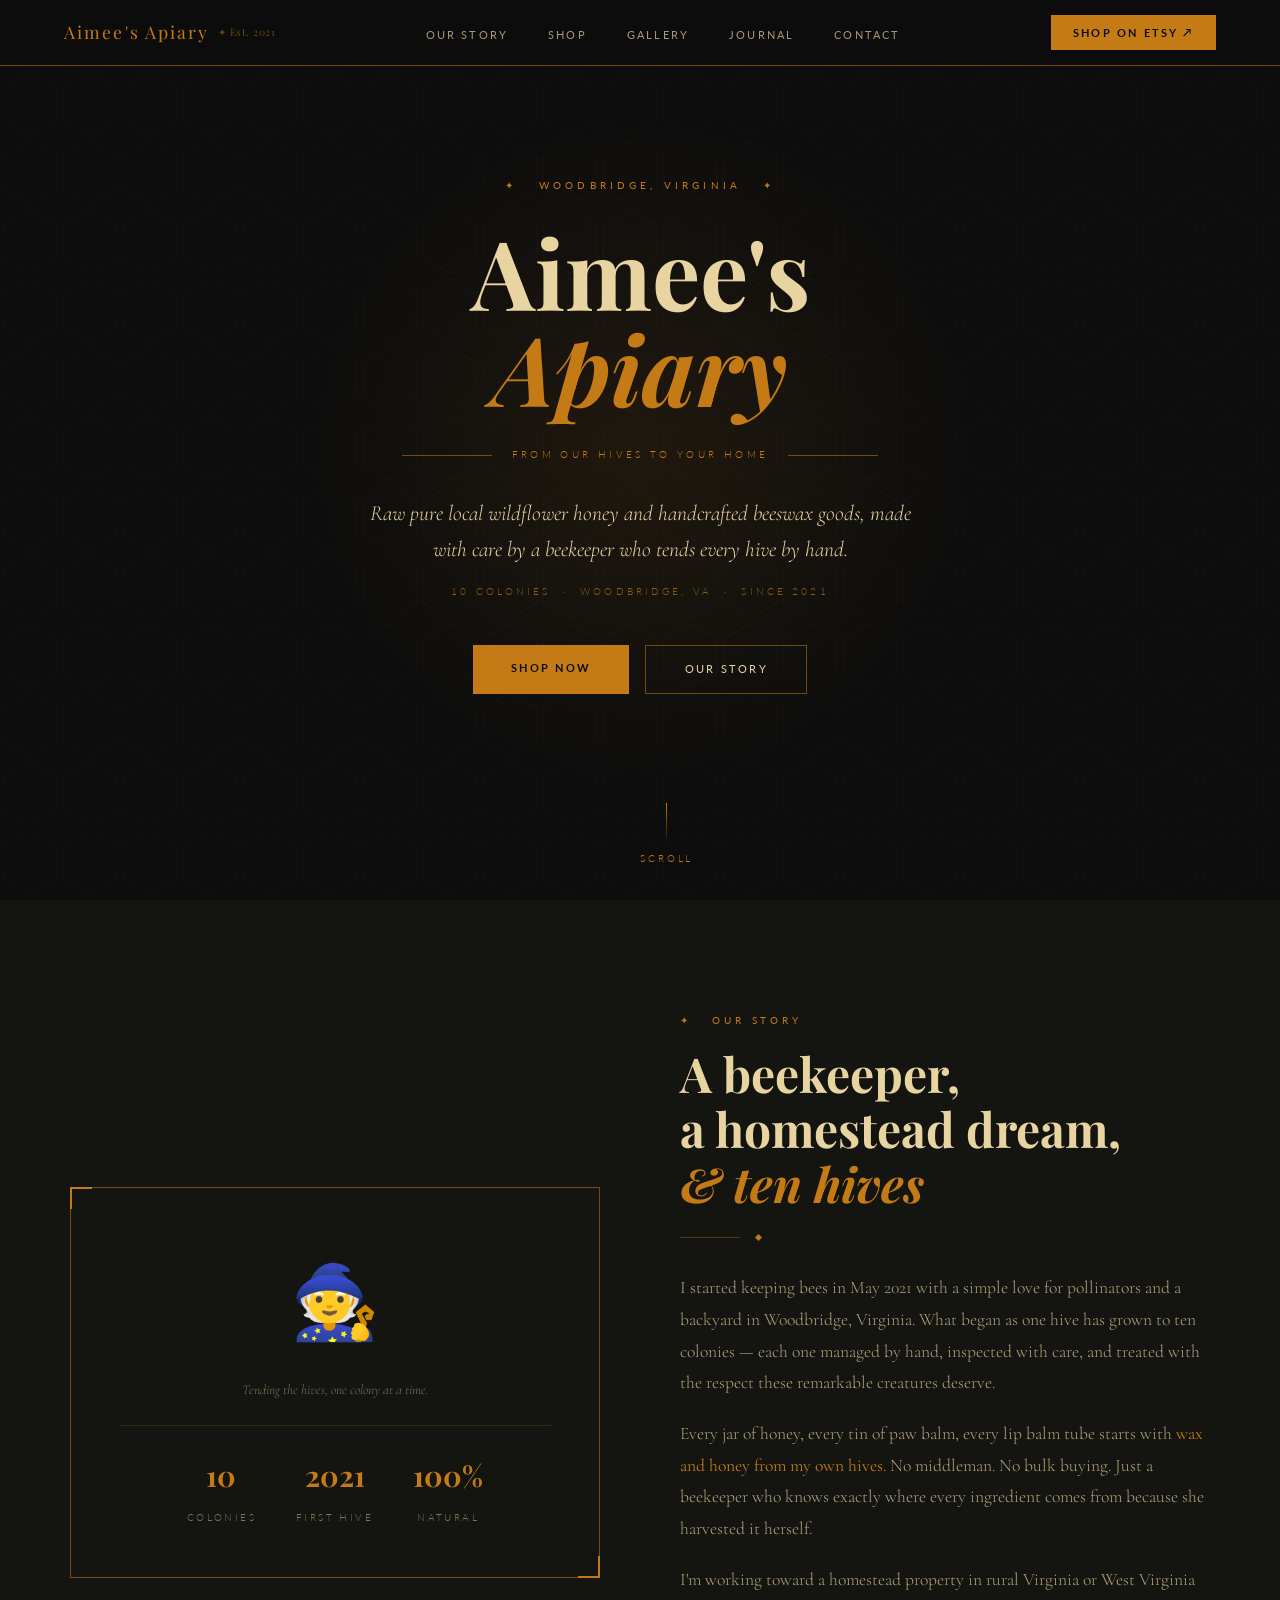
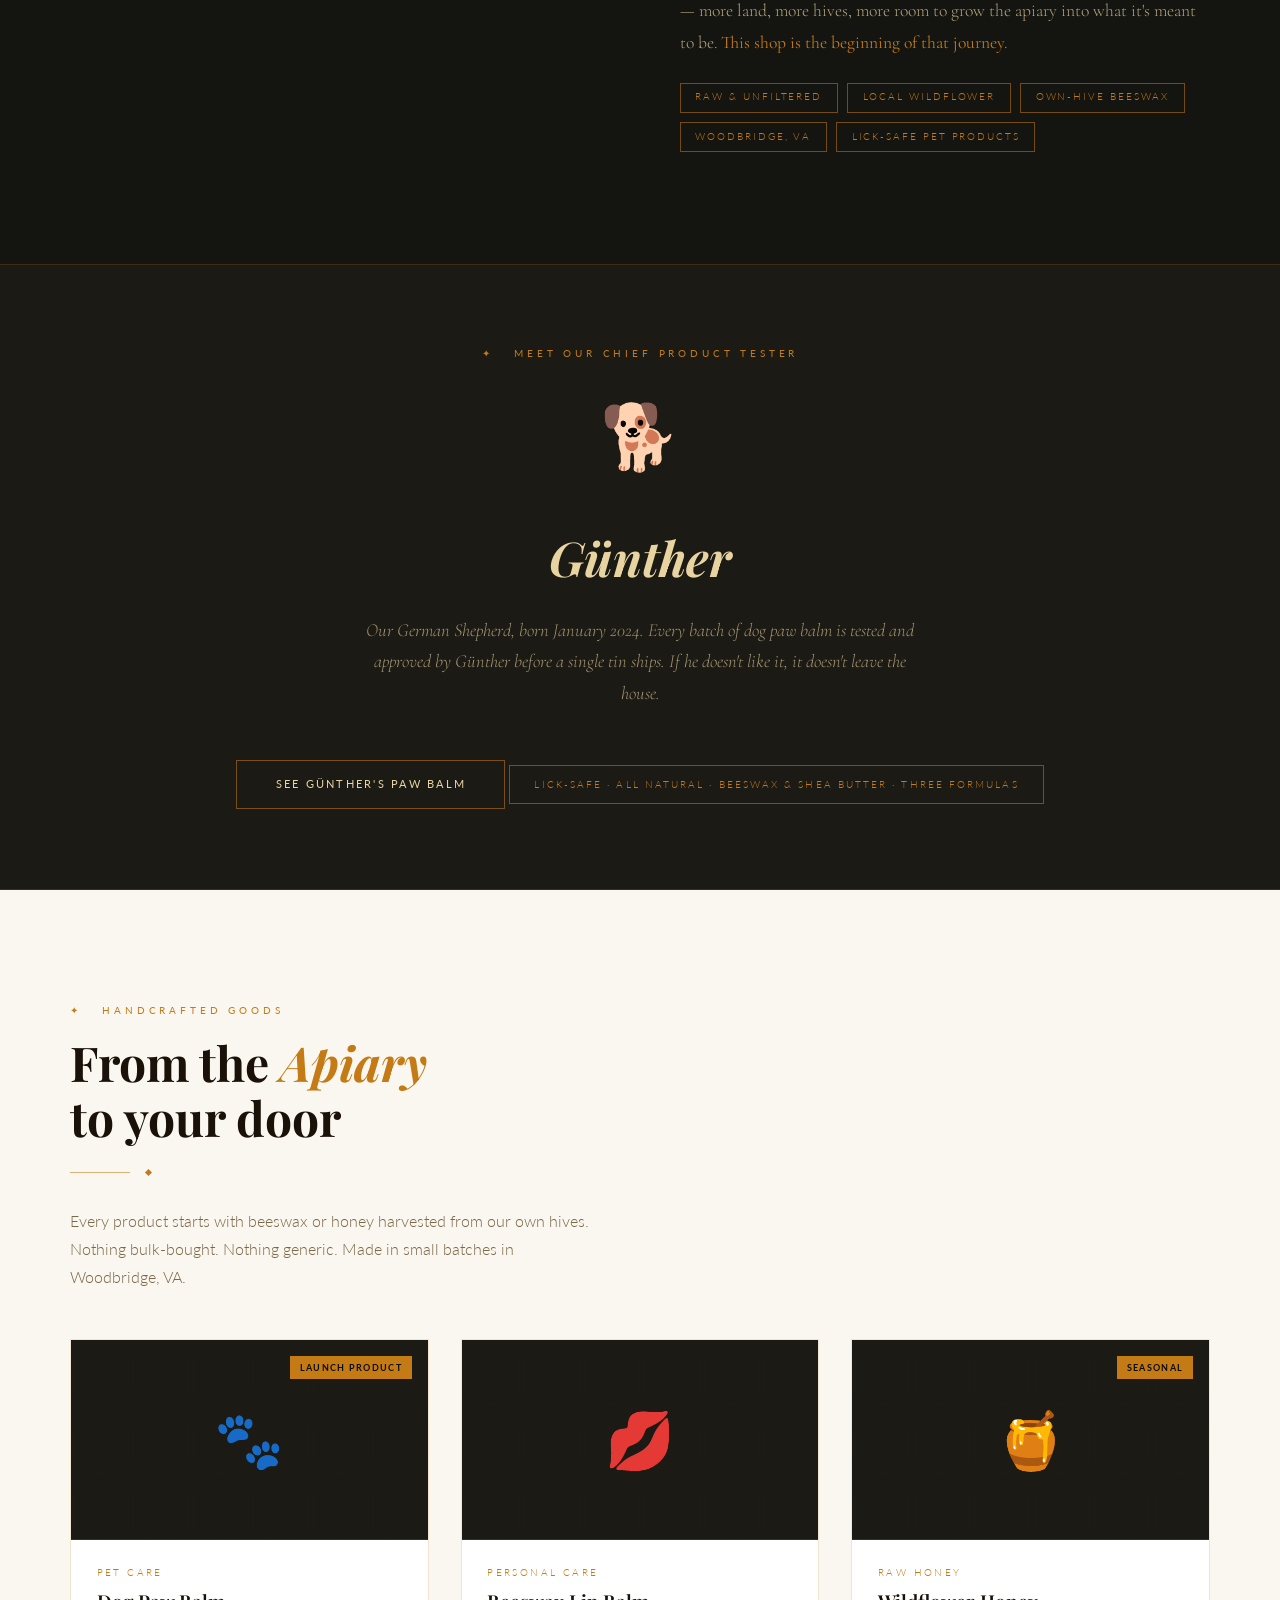
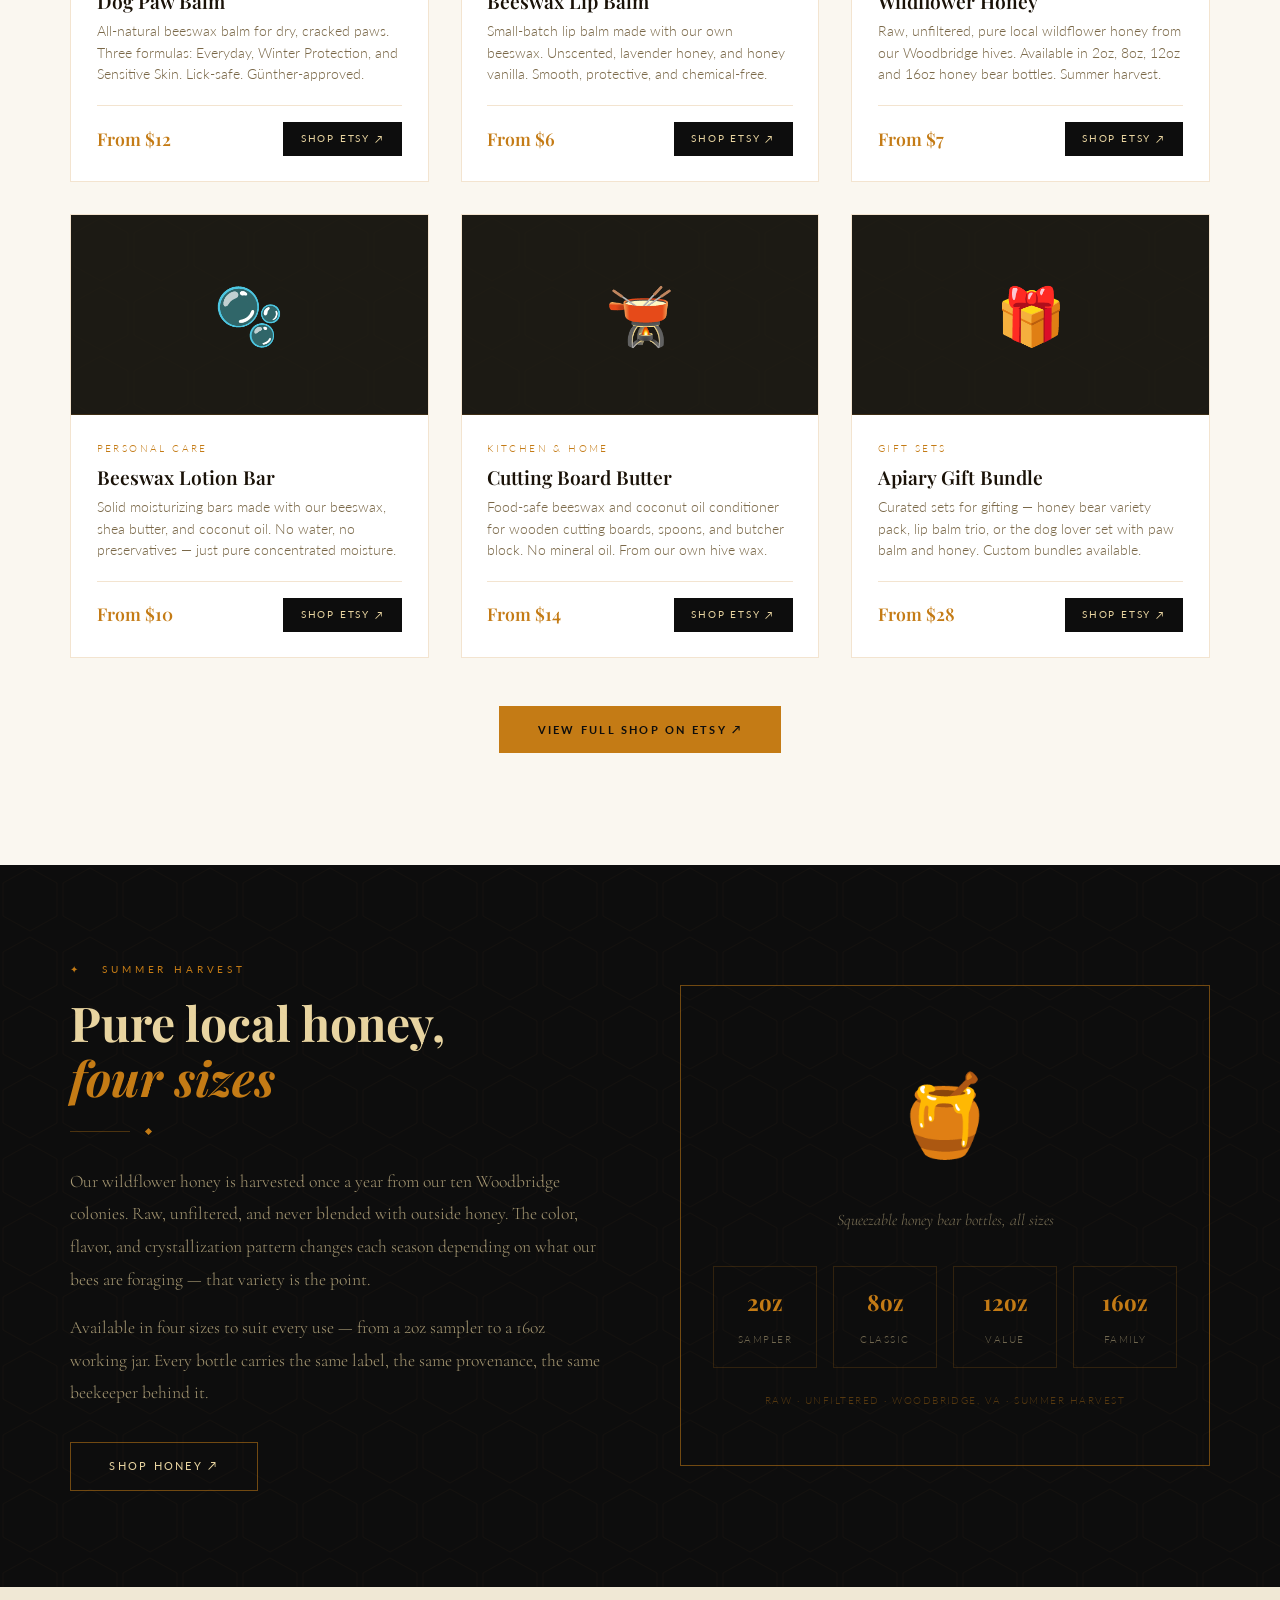
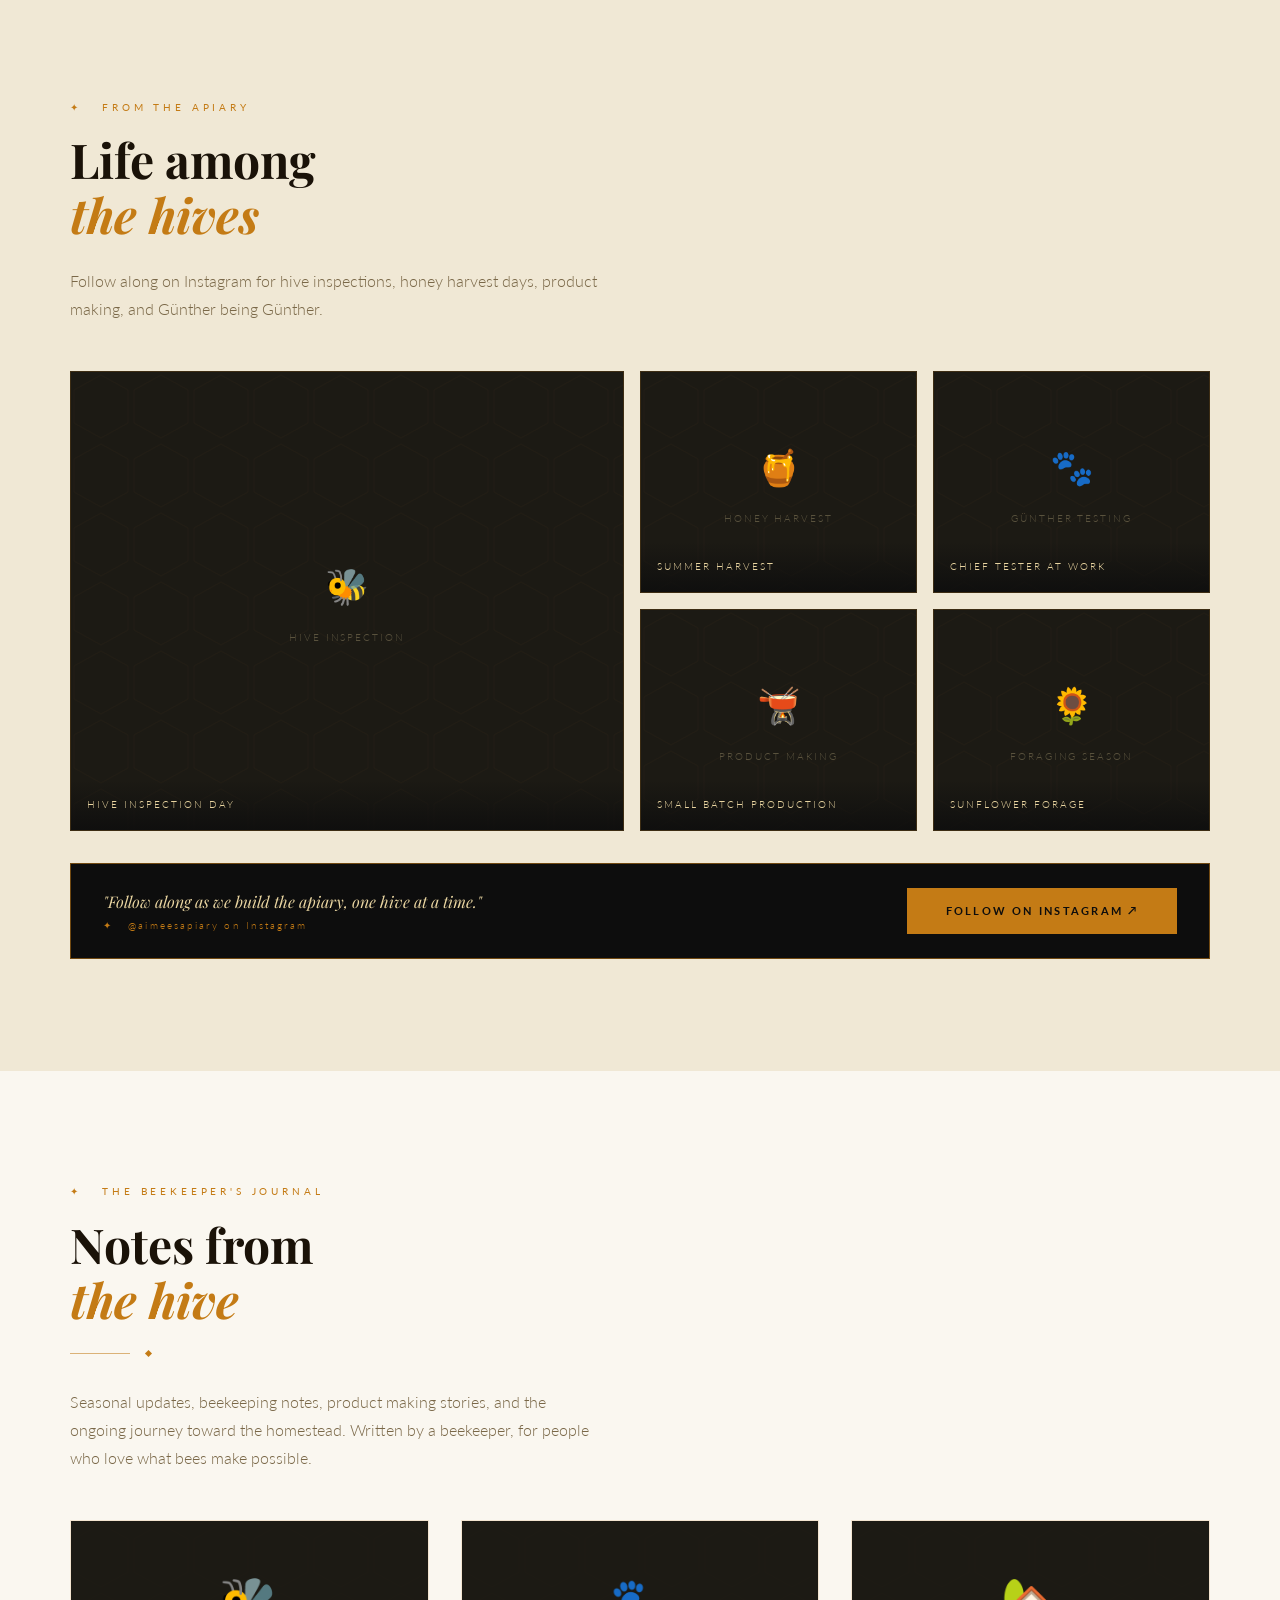
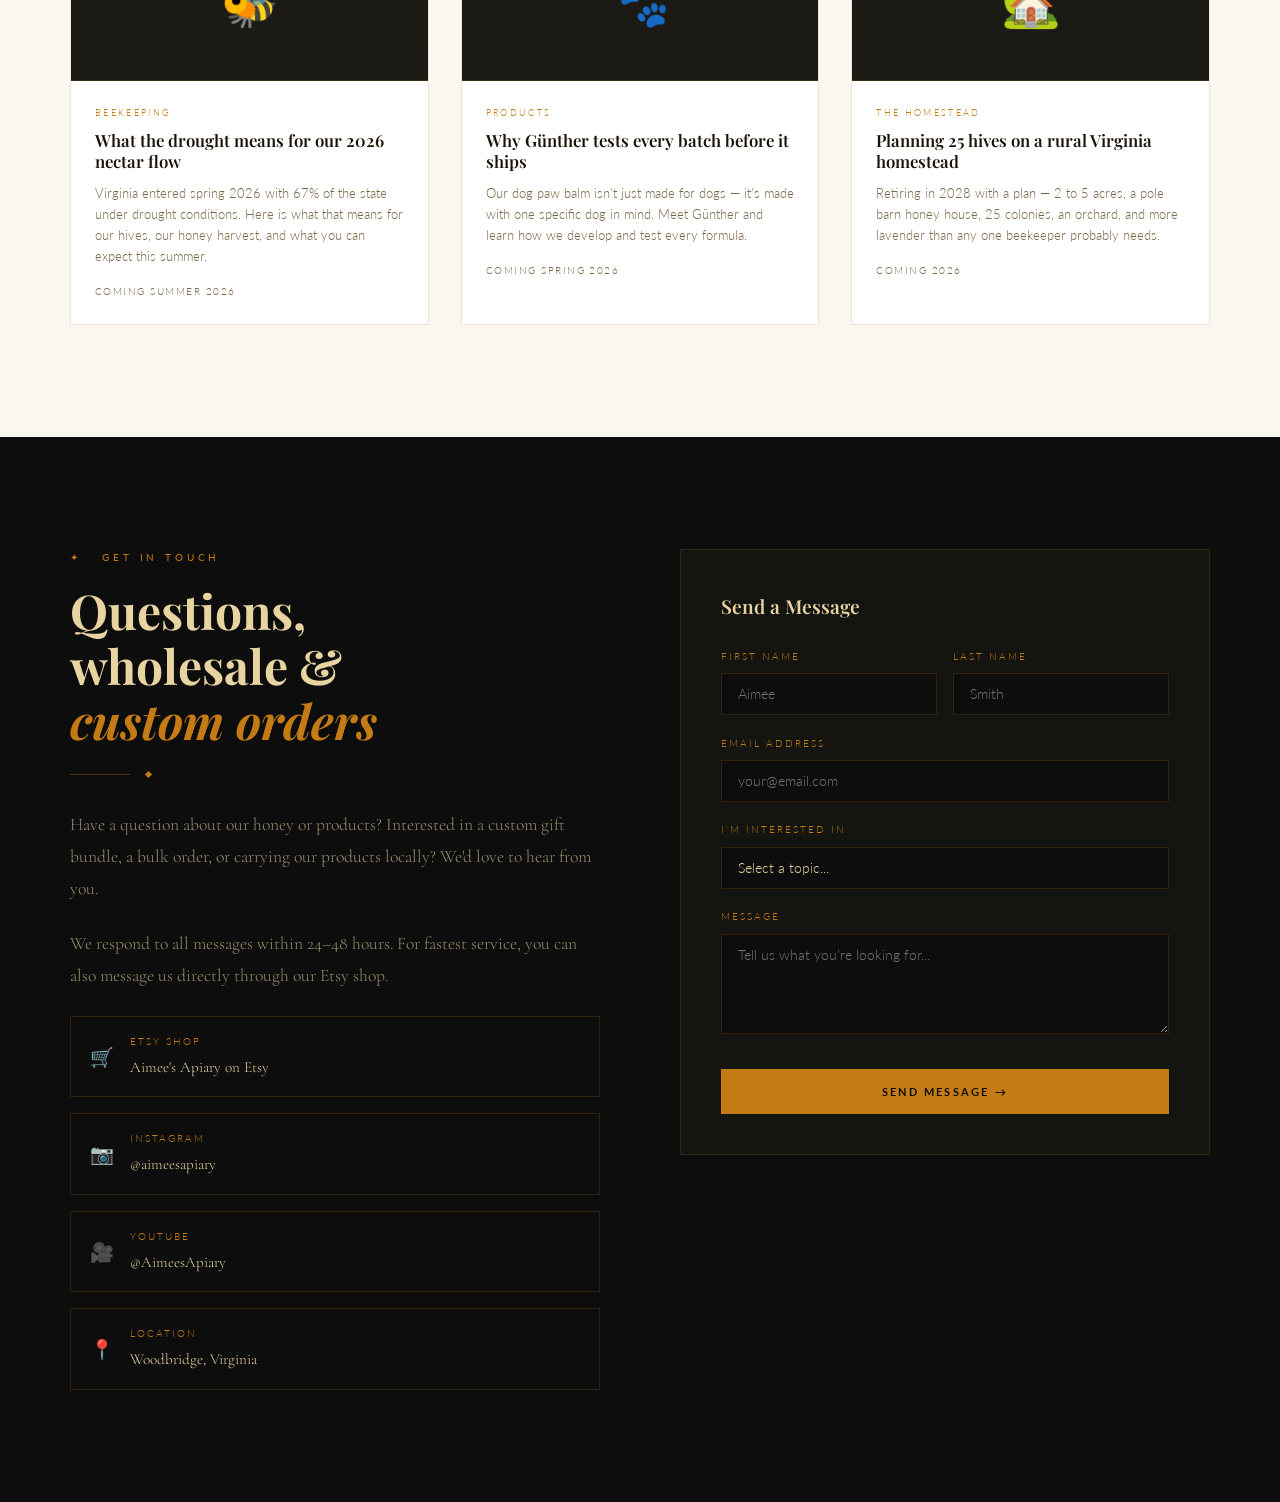
<file: aimeesapiary.html>
<!DOCTYPE html>
<html lang="en">
<head>
<meta charset="UTF-8">
<meta name="viewport" content="width=device-width, initial-scale=1.0">
<title>Aimee's Apiary | Raw Local Honey & Handcrafted Beeswax Goods · Woodbridge, VA</title>
<meta name="description" content="Raw pure local wildflower honey and handcrafted beeswax products from our hives in Woodbridge, Virginia. Dog paw balm, lip balm, and seasonal honey.">
<link href="https://fonts.googleapis.com/css2?family=Playfair+Display:ital,wght@0,400;0,600;0,700;1,400;1,600&family=Cormorant+Garamond:ital,wght@0,300;0,400;1,300;1,400&family=Lato:wght@300;400;700&display=swap" rel="stylesheet">
<style>
:root {
  --gold: #C47B15;
  --gold-light: #E8D4A0;
  --gold-pale: #F5EDD4;
  --black: #0D0D0D;
  --black-soft: #141410;
  --black-mid: #1C1A14;
  --cream: #FAF7F0;
  --cream-dark: #F0E8D5;
  --text-dark: #1A1208;
  --text-mid: #4A3A1A;
  --text-muted: #7A6848;
  --border: rgba(196,123,21,0.2);
  --border-strong: rgba(196,123,21,0.55);
}
*{margin:0;padding:0;box-sizing:border-box;}
html{scroll-behavior:smooth;}
body{font-family:'Lato',sans-serif;font-weight:300;background:var(--cream);color:var(--text-dark);line-height:1.75;overflow-x:hidden;}

/* ── SCROLLBAR ── */
::-webkit-scrollbar{width:6px;}
::-webkit-scrollbar-track{background:var(--black);}
::-webkit-scrollbar-thumb{background:var(--gold);border-radius:3px;}

/* ── NAV ── */
#nav{
  position:fixed;top:0;left:0;right:0;z-index:999;
  background:rgba(13,13,13,0.96);
  border-bottom:1px solid var(--border-strong);
  display:flex;align-items:center;justify-content:space-between;
  padding:0 4rem;height:66px;
  transition:background 0.3s;
}
.nav-logo{
  font-family:'Playfair Display',serif;font-size:1.1rem;
  color:var(--gold);letter-spacing:0.12em;
  display:flex;align-items:center;gap:0.5rem;
  text-decoration:none;
}
.nav-logo span{font-size:0.65rem;opacity:0.5;letter-spacing:0.05em;}
.nav-links{display:flex;list-style:none;gap:2.5rem;align-items:center;}
.nav-links a{
  font-size:0.68rem;font-weight:400;letter-spacing:0.2em;
  text-transform:uppercase;color:rgba(232,212,160,0.7);
  text-decoration:none;transition:color 0.2s;
}
.nav-links a:hover{color:var(--gold);}
.nav-shop{
  background:var(--gold);color:var(--black);
  padding:0.5rem 1.4rem;border:none;
  font-family:'Lato',sans-serif;font-size:0.68rem;font-weight:700;
  letter-spacing:0.2em;text-transform:uppercase;
  cursor:pointer;text-decoration:none;
  transition:background 0.2s;display:inline-block;
}
.nav-shop:hover{background:var(--gold-light);}
.nav-mobile-btn{display:none;background:none;border:none;cursor:pointer;padding:0.5rem;}
.nav-mobile-btn span{display:block;width:22px;height:1.5px;background:var(--gold);margin:5px 0;transition:0.3s;}

/* ── HONEYCOMB SVG TILE ── */
.hc-tile{
  position:absolute;inset:0;
  background-image:url("data:image/svg+xml,%3Csvg xmlns='http://www.w3.org/2000/svg' width='60' height='69' viewBox='0 0 60 69'%3E%3Cpolygon points='30,3 57,18 57,51 30,66 3,51 3,18' fill='none' stroke='%23C47B15' stroke-width='0.35' opacity='0.1'/%3E%3C/svg%3E");
  background-size:60px 69px;pointer-events:none;
}

/* ── HERO ── */
#hero{
  min-height:100vh;background:var(--black);
  position:relative;display:flex;align-items:center;justify-content:center;
  overflow:hidden;padding-top:66px;
}
.hero-glow{
  position:absolute;width:700px;height:700px;
  background:radial-gradient(ellipse,rgba(196,123,21,0.1) 0%,transparent 68%);
  top:50%;left:50%;transform:translate(-50%,-50%);pointer-events:none;
}
.hero-inner{
  position:relative;z-index:2;text-align:center;
  max-width:820px;padding:5rem 2rem 4rem;
}
.hero-tag{
  font-size:0.65rem;font-weight:400;letter-spacing:0.4em;
  text-transform:uppercase;color:var(--gold);
  margin-bottom:1.8rem;
  opacity:0;animation:riseIn 0.9s 0.15s ease forwards;
}
.hero-title{
  font-family:'Playfair Display',serif;
  font-size:clamp(3.2rem,7.5vw,6rem);
  font-weight:700;line-height:1.0;
  color:var(--gold-light);
  margin-bottom:0.25rem;
  opacity:0;animation:riseIn 0.9s 0.35s ease forwards;
}
.hero-title em{font-style:italic;color:var(--gold);}
.hero-rule{
  display:flex;align-items:center;justify-content:center;
  gap:1.2rem;margin:2rem auto;
  opacity:0;animation:riseIn 0.9s 0.55s ease forwards;
}
.hero-rule-line{width:90px;height:1px;background:var(--border-strong);}
.hero-rule-text{font-size:0.6rem;letter-spacing:0.35em;color:var(--gold);text-transform:uppercase;}
.hero-sub{
  font-family:'Cormorant Garamond',serif;font-size:1.35rem;
  font-weight:300;font-style:italic;color:var(--gold-light);
  line-height:1.65;max-width:560px;margin:0 auto 0.9rem;
  opacity:0;animation:riseIn 0.9s 0.7s ease forwards;
}
.hero-loc{
  font-size:0.65rem;letter-spacing:0.3em;text-transform:uppercase;
  color:rgba(196,123,21,0.7);margin-bottom:2.8rem;
  opacity:0;animation:riseIn 0.9s 0.85s ease forwards;
}
.hero-btns{
  display:flex;gap:1rem;justify-content:center;flex-wrap:wrap;
  opacity:0;animation:riseIn 0.9s 1s ease forwards;
}
.hero-scroll{
  position:absolute;bottom:2rem;left:50%;transform:translateX(-50%);
  z-index:2;display:flex;flex-direction:column;align-items:center;gap:0.5rem;
  opacity:0;animation:riseIn 0.9s 1.4s ease forwards;
}
.hero-scroll span{font-size:0.6rem;letter-spacing:0.3em;color:var(--gold);text-transform:uppercase;}
.scroll-line{width:1px;height:40px;background:linear-gradient(to bottom,var(--gold),transparent);animation:scrollPulse 2s infinite;}

@keyframes riseIn{from{opacity:0;transform:translateY(18px);}to{opacity:1;transform:translateY(0);}}
@keyframes scrollPulse{0%{opacity:0;transform:scaleY(0);transform-origin:top;}50%{opacity:1;}100%{opacity:0;transform:scaleY(1);transform-origin:top;}}

/* ── SECTION BASE ── */
section{padding:7rem 2rem;}
.section-inner{max-width:1140px;margin:0 auto;}
.section-tag{
  font-size:0.63rem;font-weight:400;letter-spacing:0.38em;
  text-transform:uppercase;color:var(--gold);
  margin-bottom:1rem;display:block;
}
.section-title{
  font-family:'Playfair Display',serif;
  font-size:clamp(2rem,4vw,3rem);font-weight:700;
  color:var(--text-dark);line-height:1.15;margin-bottom:1.5rem;
}
.section-title em{font-style:italic;color:var(--gold);}
.gold-rule{
  display:flex;align-items:center;gap:1rem;margin-bottom:2rem;
}
.gold-rule-line{height:1px;background:var(--border-strong);flex:1;max-width:60px;}
.gold-rule-dot{width:5px;height:5px;background:var(--gold);transform:rotate(45deg);}

/* ── BUTTONS ── */
.btn-gold{
  background:var(--gold);color:var(--black);border:none;
  padding:0.85rem 2.4rem;
  font-family:'Lato',sans-serif;font-size:0.7rem;font-weight:700;
  letter-spacing:0.2em;text-transform:uppercase;cursor:pointer;
  text-decoration:none;display:inline-block;
  transition:background 0.2s,transform 0.15s;
}
.btn-gold:hover{background:var(--gold-light);transform:translateY(-2px);}
.btn-outline-dark{
  background:transparent;color:var(--text-dark);
  border:1px solid rgba(26,18,8,0.35);
  padding:0.85rem 2.4rem;
  font-family:'Lato',sans-serif;font-size:0.7rem;font-weight:400;
  letter-spacing:0.2em;text-transform:uppercase;cursor:pointer;
  text-decoration:none;display:inline-block;
  transition:border-color 0.2s,color 0.2s;
}
.btn-outline-dark:hover{border-color:var(--gold);color:var(--gold);}
.btn-outline-gold{
  background:transparent;color:var(--gold-light);
  border:1px solid var(--border-strong);
  padding:0.85rem 2.4rem;
  font-family:'Lato',sans-serif;font-size:0.7rem;font-weight:400;
  letter-spacing:0.2em;text-transform:uppercase;cursor:pointer;
  text-decoration:none;display:inline-block;
  transition:background 0.2s,color 0.2s;
}
.btn-outline-gold:hover{background:rgba(196,123,21,0.12);color:var(--gold);}

/* ── ABOUT ── */
#about{background:var(--black-soft);}
.about-grid{
  display:grid;grid-template-columns:1fr 1fr;
  gap:5rem;align-items:center;
}
.about-visual{
  position:relative;
}
.about-frame{
  border:1px solid var(--border-strong);
  padding:3rem;text-align:center;position:relative;
}
.about-frame::before,
.about-frame::after{
  content:'';position:absolute;
  width:20px;height:20px;
  border-color:var(--gold);border-style:solid;
}
.about-frame::before{top:-1px;left:-1px;border-width:2px 0 0 2px;}
.about-frame::after{bottom:-1px;right:-1px;border-width:0 2px 2px 0;}
.about-gnome{font-size:4.5rem;margin-bottom:1rem;}
.about-stat-row{
  display:flex;justify-content:center;gap:2.5rem;margin-top:1.5rem;
  border-top:1px solid var(--border);padding-top:1.5rem;
}
.about-stat{text-align:center;}
.about-stat-num{
  font-family:'Playfair Display',serif;font-size:1.8rem;
  font-weight:700;color:var(--gold);display:block;
}
.about-stat-label{font-size:0.6rem;letter-spacing:0.25em;text-transform:uppercase;color:rgba(232,212,160,0.5);}
.about-text .section-tag{color:var(--gold);}
.about-text .section-title{color:var(--gold-light);}
.about-text p{
  font-family:'Cormorant Garamond',serif;font-size:1.1rem;font-weight:300;
  color:rgba(232,212,160,0.75);line-height:1.8;margin-bottom:1.2rem;
}
.about-text p strong{color:var(--gold);font-weight:400;}
.about-text .gold-rule .gold-rule-line{background:rgba(196,123,21,0.35);}
.about-badges{display:flex;gap:0.6rem;flex-wrap:wrap;margin-top:1.5rem;}
.badge{
  border:1px solid var(--border-strong);
  padding:0.35rem 0.9rem;
  font-size:0.6rem;letter-spacing:0.2em;text-transform:uppercase;
  color:var(--gold);
}

/* ── PRODUCTS ── */
#products{background:var(--cream);}
.products-grid{
  display:grid;grid-template-columns:repeat(3,1fr);
  gap:2rem;margin-top:3rem;
}
.product-card{
  background:#fff;border:1px solid var(--border);
  transition:border-color 0.2s,transform 0.2s;
  position:relative;overflow:hidden;
}
.product-card:hover{border-color:var(--gold);transform:translateY(-4px);}
.product-card::before{
  content:'';position:absolute;top:0;left:0;right:0;height:3px;
  background:var(--gold);transform:scaleX(0);transform-origin:left;
  transition:transform 0.3s;
}
.product-card:hover::before{transform:scaleX(1);}
.product-img{
  height:200px;background:var(--black-mid);
  display:flex;align-items:center;justify-content:center;
  font-size:3.5rem;border-bottom:1px solid var(--border);
  position:relative;overflow:hidden;
}
.product-img .hc-tile{opacity:0.4;}
.product-badge{
  position:absolute;top:1rem;right:1rem;
  background:var(--gold);color:var(--black);
  font-size:0.55rem;font-weight:700;letter-spacing:0.15em;
  text-transform:uppercase;padding:0.25rem 0.6rem;
}
.product-body{padding:1.6rem;}
.product-cat{
  font-size:0.6rem;letter-spacing:0.25em;text-transform:uppercase;
  color:var(--gold);margin-bottom:0.5rem;
}
.product-name{
  font-family:'Playfair Display',serif;font-size:1.2rem;
  font-weight:600;color:var(--text-dark);margin-bottom:0.5rem;
  line-height:1.2;
}
.product-desc{font-size:0.85rem;color:var(--text-muted);margin-bottom:1.2rem;line-height:1.6;}
.product-footer{
  display:flex;align-items:center;justify-content:space-between;
  padding-top:1rem;border-top:1px solid var(--border);
}
.product-price{
  font-family:'Playfair Display',serif;font-size:1.1rem;
  font-weight:600;color:var(--gold);
}
.product-btn{
  background:var(--black);color:var(--gold-light);
  border:none;padding:0.5rem 1.1rem;
  font-size:0.62rem;font-weight:400;letter-spacing:0.18em;
  text-transform:uppercase;cursor:pointer;
  transition:background 0.2s;text-decoration:none;display:inline-block;
}
.product-btn:hover{background:var(--gold);color:var(--black);}

/* ── HONEY FEATURE BANNER ── */
#honey-feature{
  background:var(--black);
  padding:6rem 2rem;position:relative;overflow:hidden;
}
.honey-feature-inner{
  max-width:1140px;margin:0 auto;
  display:grid;grid-template-columns:1fr 1fr;
  gap:5rem;align-items:center;
}
.honey-feature-text .section-title{color:var(--gold-light);}
.honey-feature-text p{
  font-family:'Cormorant Garamond',serif;font-size:1.1rem;
  color:rgba(232,212,160,0.7);line-height:1.85;margin-bottom:1rem;
}
.honey-visual{
  border:1px solid var(--border-strong);padding:3.5rem 2rem;
  text-align:center;position:relative;
}
.honey-jar-emoji{font-size:5rem;display:block;margin-bottom:1.5rem;}
.honey-sizes{display:grid;grid-template-columns:repeat(4,1fr);gap:1rem;margin-top:2rem;}
.honey-size{
  border:1px solid var(--border);padding:1rem 0.5rem;text-align:center;
  transition:border-color 0.2s;
}
.honey-size:hover{border-color:var(--gold);}
.honey-size-oz{
  font-family:'Playfair Display',serif;font-size:1.4rem;
  font-weight:700;color:var(--gold);display:block;
}
.honey-size-label{font-size:0.6rem;letter-spacing:0.15em;text-transform:uppercase;color:rgba(232,212,160,0.45);}

/* ── GALLERY ── */
#gallery{background:var(--cream-dark);}
.gallery-intro{max-width:580px;margin-bottom:3rem;}
.gallery-grid{
  display:grid;
  grid-template-columns:2fr 1fr 1fr;
  grid-template-rows:auto auto;
  gap:1rem;
}
.gallery-cell{
  background:var(--black-mid);
  display:flex;align-items:center;justify-content:center;
  font-size:2.5rem;position:relative;overflow:hidden;
  border:1px solid var(--border);
  min-height:220px;
  transition:border-color 0.2s;
}
.gallery-cell:hover{border-color:var(--gold);}
.gallery-cell.tall{grid-row:span 2;min-height:460px;}
.gallery-cell-label{
  position:absolute;bottom:0;left:0;right:0;
  padding:1rem;background:linear-gradient(transparent,rgba(13,13,13,0.85));
  font-size:0.62rem;letter-spacing:0.2em;text-transform:uppercase;
  color:var(--gold-light);
}
.gallery-placeholder{
  position:absolute;inset:0;
  display:flex;flex-direction:column;align-items:center;justify-content:center;gap:0.8rem;
}
.gallery-placeholder .hc-tile{opacity:0.15;}
.gallery-placeholder-text{
  font-size:0.62rem;letter-spacing:0.2em;text-transform:uppercase;
  color:rgba(232,212,160,0.3);position:relative;z-index:1;
}
.gallery-emoji{font-size:2.2rem;position:relative;z-index:1;}
.gallery-ig-banner{
  margin-top:2rem;padding:1.5rem 2rem;
  background:var(--black);border:1px solid var(--border-strong);
  display:flex;align-items:center;justify-content:space-between;
  flex-wrap:wrap;gap:1rem;
}
.gallery-ig-text{font-family:'Playfair Display',serif;font-size:1rem;font-style:italic;color:var(--gold-light);}
.gallery-ig-handle{font-size:0.65rem;letter-spacing:0.2em;color:var(--gold);}

/* ── BLOG ── */
#blog{background:var(--cream);}
.blog-grid{display:grid;grid-template-columns:repeat(3,1fr);gap:2rem;margin-top:3rem;}
.blog-card{background:#fff;border:1px solid var(--border);transition:border-color 0.2s;}
.blog-card:hover{border-color:var(--gold);}
.blog-card-top{
  height:160px;background:var(--black-mid);
  display:flex;align-items:center;justify-content:center;
  font-size:3rem;position:relative;overflow:hidden;
  border-bottom:1px solid var(--border);
}
.blog-card-top .hc-tile{opacity:0.2;}
.blog-card-body{padding:1.5rem;}
.blog-cat{font-size:0.58rem;letter-spacing:0.25em;text-transform:uppercase;color:var(--gold);margin-bottom:0.5rem;}
.blog-title{
  font-family:'Playfair Display',serif;font-size:1.05rem;font-weight:600;
  color:var(--text-dark);margin-bottom:0.6rem;line-height:1.3;
}
.blog-excerpt{font-size:0.82rem;color:var(--text-muted);line-height:1.6;margin-bottom:1rem;}
.blog-meta{
  font-size:0.62rem;letter-spacing:0.15em;text-transform:uppercase;
  color:var(--text-muted);
}
.blog-coming{
  grid-column:1/-1;
  border:1px dashed var(--border-strong);padding:3rem;
  text-align:center;
}
.blog-coming p{
  font-family:'Cormorant Garamond',serif;font-size:1.1rem;
  font-style:italic;color:var(--text-muted);
}

/* ── CONTACT ── */
#contact{background:var(--black);}
.contact-grid{display:grid;grid-template-columns:1fr 1fr;gap:5rem;align-items:start;}
.contact-text .section-title{color:var(--gold-light);}
.contact-text p{
  font-family:'Cormorant Garamond',serif;font-size:1.1rem;
  color:rgba(232,212,160,0.65);line-height:1.8;margin-bottom:1.5rem;
}
.contact-links{display:flex;flex-direction:column;gap:1rem;margin-top:1.5rem;}
.contact-link{
  display:flex;align-items:center;gap:1rem;
  padding:1rem 1.2rem;border:1px solid var(--border);
  text-decoration:none;transition:border-color 0.2s;
  color:var(--gold-light);
}
.contact-link:hover{border-color:var(--gold);}
.contact-link-icon{font-size:1.2rem;}
.contact-link-label{font-size:0.62rem;letter-spacing:0.2em;text-transform:uppercase;color:var(--gold);display:block;margin-bottom:0.1rem;}
.contact-link-value{font-family:'Cormorant Garamond',serif;font-size:0.95rem;}
.contact-form{background:var(--black-soft);border:1px solid var(--border);padding:2.5rem;}
.form-title{
  font-family:'Playfair Display',serif;font-size:1.2rem;font-weight:600;
  color:var(--gold-light);margin-bottom:1.5rem;
}
.form-group{margin-bottom:1.2rem;}
.form-group label{
  display:block;font-size:0.63rem;letter-spacing:0.2em;text-transform:uppercase;
  color:var(--gold);margin-bottom:0.5rem;
}
.form-group input,
.form-group select,
.form-group textarea{
  width:100%;background:var(--black);border:1px solid var(--border);
  padding:0.75rem 1rem;color:var(--gold-light);
  font-family:'Lato',sans-serif;font-size:0.85rem;font-weight:300;
  outline:none;transition:border-color 0.2s;
  appearance:none;
}
.form-group input:focus,
.form-group select:focus,
.form-group textarea:focus{border-color:var(--gold);}
.form-group select option{background:var(--black);}
.form-group textarea{resize:vertical;min-height:100px;}
.form-row{display:grid;grid-template-columns:1fr 1fr;gap:1rem;}
.form-submit{
  width:100%;background:var(--gold);color:var(--black);border:none;
  padding:1rem;font-family:'Lato',sans-serif;font-size:0.7rem;font-weight:700;
  letter-spacing:0.2em;text-transform:uppercase;cursor:pointer;
  transition:background 0.2s;margin-top:0.5rem;
}
.form-submit:hover{background:var(--gold-light);}

/* ── GÜNTHER SECTION ── */
#gunther{
  background:var(--black-mid);padding:5rem 2rem;
  border-top:1px solid var(--border);border-bottom:1px solid var(--border);
}
.gunther-inner{
  max-width:900px;margin:0 auto;text-align:center;
}
.gunther-inner .section-tag{display:block;margin-bottom:1rem;}
.gunther-name{
  font-family:'Playfair Display',serif;font-size:clamp(2rem,4vw,3rem);
  font-weight:700;font-style:italic;color:var(--gold-light);
  margin-bottom:1rem;
}
.gunther-sub{
  font-family:'Cormorant Garamond',serif;font-size:1.15rem;
  font-style:italic;color:rgba(232,212,160,0.65);
  max-width:560px;margin:0 auto 2rem;line-height:1.7;
}
.gunther-emoji{font-size:4rem;display:block;margin-bottom:1.5rem;}
.gunther-product-note{
  display:inline-block;border:1px solid var(--border-strong);
  padding:0.6rem 1.5rem;
  font-size:0.65rem;letter-spacing:0.2em;text-transform:uppercase;
  color:var(--gold);margin-top:1.5rem;
}

/* ── FOOTER ── */
footer{
  background:var(--black);padding:4rem 2rem 2rem;
  border-top:1px solid var(--border-strong);
}
.footer-inner{max-width:1140px;margin:0 auto;}
.footer-top{
  display:grid;grid-template-columns:2fr 1fr 1fr 1fr;
  gap:3rem;padding-bottom:3rem;
  border-bottom:1px solid var(--border);margin-bottom:2rem;
}
.footer-brand .footer-logo{
  font-family:'Playfair Display',serif;font-size:1.3rem;
  color:var(--gold);letter-spacing:0.12em;margin-bottom:0.8rem;
}
.footer-brand p{
  font-family:'Cormorant Garamond',serif;font-size:0.95rem;
  color:rgba(232,212,160,0.45);line-height:1.7;max-width:240px;
}
.footer-col h4{
  font-size:0.62rem;letter-spacing:0.28em;text-transform:uppercase;
  color:var(--gold);margin-bottom:1.2rem;
}
.footer-col ul{list-style:none;}
.footer-col li{margin-bottom:0.6rem;}
.footer-col a{
  font-size:0.82rem;color:rgba(232,212,160,0.45);
  text-decoration:none;transition:color 0.2s;cursor:pointer;
}
.footer-col a:hover{color:var(--gold);}
.footer-bottom{
  display:flex;align-items:center;justify-content:space-between;flex-wrap:wrap;gap:1rem;
}
.footer-copy{font-size:0.65rem;letter-spacing:0.12em;color:rgba(232,212,160,0.25);}
.footer-hc{font-size:0.65rem;color:rgba(196,123,21,0.3);letter-spacing:0.1em;}

/* ── MOBILE NAV ── */
.mobile-menu{
  display:none;position:fixed;top:66px;left:0;right:0;z-index:998;
  background:var(--black);border-bottom:1px solid var(--border-strong);
  padding:1.5rem 2rem;flex-direction:column;gap:1.2rem;
}
.mobile-menu.open{display:flex;}
.mobile-menu a{
  font-size:0.8rem;letter-spacing:0.2em;text-transform:uppercase;
  color:var(--gold-light);text-decoration:none;
}

/* ── RESPONSIVE ── */
@media(max-width:900px){
  #nav{padding:0 1.5rem;}
  .nav-links,.nav-shop{display:none;}
  .nav-mobile-btn{display:block;}
  .about-grid,.honey-feature-inner,.contact-grid,.footer-top{grid-template-columns:1fr;gap:2.5rem;}
  .products-grid,.blog-grid{grid-template-columns:repeat(2,1fr);}
  .gallery-grid{grid-template-columns:1fr 1fr;grid-template-rows:auto;}
  .gallery-cell.tall{grid-row:span 1;}
  .footer-top{grid-template-columns:1fr 1fr;}
}
@media(max-width:580px){
  section{padding:4rem 1.2rem;}
  .products-grid,.blog-grid{grid-template-columns:1fr;}
  .gallery-grid{grid-template-columns:1fr;}
  .form-row{grid-template-columns:1fr;}
  .honey-sizes{grid-template-columns:repeat(2,1fr);}
  .footer-top{grid-template-columns:1fr;}
  .hero-title{font-size:2.8rem;}
}
</style>
</head>
<body>

<!-- ── NAVIGATION ── -->
<nav id="nav">
  <a class="nav-logo" href="#hero">
    Aimee's Apiary
    <span>&#x2726; Est. 2021</span>
  </a>
  <ul class="nav-links">
    <li><a href="#about">Our Story</a></li>
    <li><a href="#products">Shop</a></li>
    <li><a href="#gallery">Gallery</a></li>
    <li><a href="#blog">Journal</a></li>
    <li><a href="#contact">Contact</a></li>
  </ul>
  <a class="nav-shop" href="https://www.etsy.com" target="_blank">Shop on Etsy &#8599;</a>
  <button class="nav-mobile-btn" onclick="toggleMenu()" aria-label="Menu">
    <span></span><span></span><span></span>
  </button>
</nav>

<div class="mobile-menu" id="mobileMenu">
  <a href="#about" onclick="closeMenu()">Our Story</a>
  <a href="#products" onclick="closeMenu()">Shop</a>
  <a href="#gallery" onclick="closeMenu()">Gallery</a>
  <a href="#blog" onclick="closeMenu()">Journal</a>
  <a href="#contact" onclick="closeMenu()">Contact</a>
  <a href="https://www.etsy.com" target="_blank">Shop on Etsy &#8599;</a>
</div>

<!-- ── HERO ── -->
<section id="hero">
  <div class="hc-tile"></div>
  <div class="hero-glow"></div>
  <div class="hero-inner">
    <p class="hero-tag">&#x2726; &nbsp; Woodbridge, Virginia &nbsp; &#x2726;</p>
    <h1 class="hero-title">Aimee's<br><em>Apiary</em></h1>
    <div class="hero-rule">
      <div class="hero-rule-line"></div>
      <span class="hero-rule-text">From our hives to your home</span>
      <div class="hero-rule-line"></div>
    </div>
    <p class="hero-sub">Raw pure local wildflower honey and handcrafted beeswax goods, made with care by a beekeeper who tends every hive by hand.</p>
    <p class="hero-loc">10 Colonies &nbsp;&#183;&nbsp; Woodbridge, VA &nbsp;&#183;&nbsp; Since 2021</p>
    <div class="hero-btns">
      <a href="https://www.etsy.com" target="_blank" class="btn-gold">Shop Now</a>
      <a href="#about" class="btn-outline-gold">Our Story</a>
    </div>
  </div>
  <div class="hero-scroll">
    <div class="scroll-line"></div>
    <span>Scroll</span>
  </div>
</section>

<!-- ── ABOUT ── -->
<section id="about">
  <div class="section-inner">
    <div class="about-grid">
      <div class="about-visual">
        <div class="about-frame">
          <div style="position:relative;z-index:1;">
            <div class="about-gnome">&#x1F9D9;</div>
            <p style="font-family:'Cormorant Garamond',serif;font-size:0.85rem;font-style:italic;color:rgba(232,212,160,0.5);margin-bottom:1.5rem;">Tending the hives, one colony at a time.</p>
            <div class="about-stat-row">
              <div class="about-stat">
                <span class="about-stat-num">10</span>
                <span class="about-stat-label">Colonies</span>
              </div>
              <div class="about-stat">
                <span class="about-stat-num">2021</span>
                <span class="about-stat-label">First Hive</span>
              </div>
              <div class="about-stat">
                <span class="about-stat-num">100%</span>
                <span class="about-stat-label">Natural</span>
              </div>
            </div>
          </div>
        </div>
      </div>
      <div class="about-text">
        <span class="section-tag">&#x2726; &nbsp; Our Story</span>
        <h2 class="section-title">A beekeeper,<br>a homestead dream,<br><em>& ten hives</em></h2>
        <div class="gold-rule"><div class="gold-rule-line"></div><div class="gold-rule-dot"></div></div>
        <p>I started keeping bees in May 2021 with a simple love for pollinators and a backyard in Woodbridge, Virginia. What began as one hive has grown to ten colonies — each one managed by hand, inspected with care, and treated with the respect these remarkable creatures deserve.</p>
        <p>Every jar of honey, every tin of paw balm, every lip balm tube starts with <strong>wax and honey from my own hives.</strong> No middleman. No bulk buying. Just a beekeeper who knows exactly where every ingredient comes from because she harvested it herself.</p>
        <p>I'm working toward a homestead property in rural Virginia or West Virginia — more land, more hives, more room to grow the apiary into what it's meant to be. <strong>This shop is the beginning of that journey.</strong></p>
        <div class="about-badges">
          <span class="badge">Raw &amp; Unfiltered</span>
          <span class="badge">Local Wildflower</span>
          <span class="badge">Own-Hive Beeswax</span>
          <span class="badge">Woodbridge, VA</span>
          <span class="badge">Lick-Safe Pet Products</span>
        </div>
      </div>
    </div>
  </div>
</section>

<!-- ── GÜNTHER ── -->
<section id="gunther">
  <div class="gunther-inner">
    <span class="section-tag">&#x2726; &nbsp; Meet our chief product tester</span>
    <span class="gunther-emoji">&#x1F415;</span>
    <h2 class="gunther-name">Günther</h2>
    <p class="gunther-sub">Our German Shepherd, born January 2024. Every batch of dog paw balm is tested and approved by Günther before a single tin ships. If he doesn't like it, it doesn't leave the house.</p>
    <a href="#products" class="btn-outline-gold">See Günther's Paw Balm</a>
    <div class="gunther-product-note">Lick-safe &#183; All natural &#183; Beeswax &amp; shea butter &#183; Three formulas</div>
  </div>
</section>

<!-- ── PRODUCTS ── -->
<section id="products">
  <div class="section-inner">
    <span class="section-tag">&#x2726; &nbsp; Handcrafted goods</span>
    <h2 class="section-title">From the <em>Apiary</em><br>to your door</h2>
    <div class="gold-rule"><div class="gold-rule-line"></div><div class="gold-rule-dot"></div></div>
    <p style="max-width:520px;color:var(--text-muted);margin-bottom:0.5rem;">Every product starts with beeswax or honey harvested from our own hives. Nothing bulk-bought. Nothing generic. Made in small batches in Woodbridge, VA.</p>
    <div class="products-grid">

      <div class="product-card">
        <div class="product-img">
          <div class="hc-tile"></div>
          <span style="position:relative;z-index:1;">&#x1F43E;</span>
          <span class="product-badge">Launch Product</span>
        </div>
        <div class="product-body">
          <p class="product-cat">Pet Care</p>
          <h3 class="product-name">Dog Paw Balm</h3>
          <p class="product-desc">All-natural beeswax balm for dry, cracked paws. Three formulas: Everyday, Winter Protection, and Sensitive Skin. Lick-safe. Günther-approved.</p>
          <div class="product-footer">
            <span class="product-price">From $12</span>
            <a href="https://www.etsy.com" target="_blank" class="product-btn">Shop Etsy &#8599;</a>
          </div>
        </div>
      </div>

      <div class="product-card">
        <div class="product-img">
          <div class="hc-tile"></div>
          <span style="position:relative;z-index:1;">&#x1F48B;</span>
        </div>
        <div class="product-body">
          <p class="product-cat">Personal Care</p>
          <h3 class="product-name">Beeswax Lip Balm</h3>
          <p class="product-desc">Small-batch lip balm made with our own beeswax. Unscented, lavender honey, and honey vanilla. Smooth, protective, and chemical-free.</p>
          <div class="product-footer">
            <span class="product-price">From $6</span>
            <a href="https://www.etsy.com" target="_blank" class="product-btn">Shop Etsy &#8599;</a>
          </div>
        </div>
      </div>

      <div class="product-card">
        <div class="product-img">
          <div class="hc-tile"></div>
          <span style="position:relative;z-index:1;">&#x1F36F;</span>
          <span class="product-badge">Seasonal</span>
        </div>
        <div class="product-body">
          <p class="product-cat">Raw Honey</p>
          <h3 class="product-name">Wildflower Honey</h3>
          <p class="product-desc">Raw, unfiltered, pure local wildflower honey from our Woodbridge hives. Available in 2oz, 8oz, 12oz and 16oz honey bear bottles. Summer harvest.</p>
          <div class="product-footer">
            <span class="product-price">From $7</span>
            <a href="https://www.etsy.com" target="_blank" class="product-btn">Shop Etsy &#8599;</a>
          </div>
        </div>
      </div>

      <div class="product-card">
        <div class="product-img">
          <div class="hc-tile"></div>
          <span style="position:relative;z-index:1;">&#x1FAE7;</span>
        </div>
        <div class="product-body">
          <p class="product-cat">Personal Care</p>
          <h3 class="product-name">Beeswax Lotion Bar</h3>
          <p class="product-desc">Solid moisturizing bars made with our beeswax, shea butter, and coconut oil. No water, no preservatives — just pure concentrated moisture.</p>
          <div class="product-footer">
            <span class="product-price">From $10</span>
            <a href="https://www.etsy.com" target="_blank" class="product-btn">Shop Etsy &#8599;</a>
          </div>
        </div>
      </div>

      <div class="product-card">
        <div class="product-img">
          <div class="hc-tile"></div>
          <span style="position:relative;z-index:1;">&#x1FAD5;</span>
        </div>
        <div class="product-body">
          <p class="product-cat">Kitchen &amp; Home</p>
          <h3 class="product-name">Cutting Board Butter</h3>
          <p class="product-desc">Food-safe beeswax and coconut oil conditioner for wooden cutting boards, spoons, and butcher block. No mineral oil. From our own hive wax.</p>
          <div class="product-footer">
            <span class="product-price">From $14</span>
            <a href="https://www.etsy.com" target="_blank" class="product-btn">Shop Etsy &#8599;</a>
          </div>
        </div>
      </div>

      <div class="product-card">
        <div class="product-img">
          <div class="hc-tile"></div>
          <span style="position:relative;z-index:1;">&#x1F381;</span>
        </div>
        <div class="product-body">
          <p class="product-cat">Gift Sets</p>
          <h3 class="product-name">Apiary Gift Bundle</h3>
          <p class="product-desc">Curated sets for gifting — honey bear variety pack, lip balm trio, or the dog lover set with paw balm and honey. Custom bundles available.</p>
          <div class="product-footer">
            <span class="product-price">From $28</span>
            <a href="https://www.etsy.com" target="_blank" class="product-btn">Shop Etsy &#8599;</a>
          </div>
        </div>
      </div>

    </div>
    <div style="text-align:center;margin-top:3rem;">
      <a href="https://www.etsy.com" target="_blank" class="btn-gold">View Full Shop on Etsy &#8599;</a>
    </div>
  </div>
</section>

<!-- ── HONEY FEATURE ── -->
<section id="honey-feature">
  <div class="hc-tile"></div>
  <div class="honey-feature-inner">
    <div class="honey-feature-text">
      <span class="section-tag">&#x2726; &nbsp; Summer harvest</span>
      <h2 class="section-title" style="color:var(--gold-light);">Pure local honey,<br><em>four sizes</em></h2>
      <div class="gold-rule"><div class="gold-rule-line" style="background:rgba(196,123,21,0.35);"></div><div class="gold-rule-dot"></div></div>
      <p>Our wildflower honey is harvested once a year from our ten Woodbridge colonies. Raw, unfiltered, and never blended with outside honey. The color, flavor, and crystallization pattern changes each season depending on what our bees are foraging — that variety is the point.</p>
      <p>Available in four sizes to suit every use — from a 2oz sampler to a 16oz working jar. Every bottle carries the same label, the same provenance, the same beekeeper behind it.</p>
      <a href="https://www.etsy.com" target="_blank" class="btn-outline-gold" style="margin-top:1rem;">Shop Honey &#8599;</a>
    </div>
    <div class="honey-visual" style="position:relative;z-index:1;">
      <span class="honey-jar-emoji">&#x1F36F;</span>
      <p style="font-family:'Cormorant Garamond',serif;font-size:1rem;font-style:italic;color:rgba(232,212,160,0.5);margin-bottom:1rem;">Squeezable honey bear bottles, all sizes</p>
      <div class="honey-sizes">
        <div class="honey-size">
          <span class="honey-size-oz">2oz</span>
          <span class="honey-size-label">Sampler</span>
        </div>
        <div class="honey-size">
          <span class="honey-size-oz">8oz</span>
          <span class="honey-size-label">Classic</span>
        </div>
        <div class="honey-size">
          <span class="honey-size-oz">12oz</span>
          <span class="honey-size-label">Value</span>
        </div>
        <div class="honey-size">
          <span class="honey-size-oz">16oz</span>
          <span class="honey-size-label">Family</span>
        </div>
      </div>
      <p style="font-size:0.62rem;letter-spacing:0.15em;text-transform:uppercase;color:rgba(196,123,21,0.4);margin-top:1.5rem;">Raw &#183; Unfiltered &#183; Woodbridge, VA &#183; Summer Harvest</p>
    </div>
  </div>
</section>

<!-- ── GALLERY ── -->
<section id="gallery">
  <div class="section-inner">
    <div class="gallery-intro">
      <span class="section-tag">&#x2726; &nbsp; From the apiary</span>
      <h2 class="section-title">Life among<br><em>the hives</em></h2>
      <p style="color:var(--text-muted);">Follow along on Instagram for hive inspections, honey harvest days, product making, and Günther being Günther.</p>
    </div>
    <div class="gallery-grid">
      <div class="gallery-cell tall">
        <div class="hc-tile"></div>
        <div class="gallery-placeholder">
          <span class="gallery-emoji">&#x1F41D;</span>
          <span class="gallery-placeholder-text">Hive inspection</span>
        </div>
        <div class="gallery-cell-label">Hive Inspection Day</div>
      </div>
      <div class="gallery-cell">
        <div class="hc-tile"></div>
        <div class="gallery-placeholder">
          <span class="gallery-emoji">&#x1F36F;</span>
          <span class="gallery-placeholder-text">Honey harvest</span>
        </div>
        <div class="gallery-cell-label">Summer Harvest</div>
      </div>
      <div class="gallery-cell">
        <div class="hc-tile"></div>
        <div class="gallery-placeholder">
          <span class="gallery-emoji">&#x1F43E;</span>
          <span class="gallery-placeholder-text">Günther testing</span>
        </div>
        <div class="gallery-cell-label">Chief Tester at Work</div>
      </div>
      <div class="gallery-cell">
        <div class="hc-tile"></div>
        <div class="gallery-placeholder">
          <span class="gallery-emoji">&#x1FAD5;</span>
          <span class="gallery-placeholder-text">Product making</span>
        </div>
        <div class="gallery-cell-label">Small Batch Production</div>
      </div>
      <div class="gallery-cell">
        <div class="hc-tile"></div>
        <div class="gallery-placeholder">
          <span class="gallery-emoji">&#x1F33B;</span>
          <span class="gallery-placeholder-text">Foraging season</span>
        </div>
        <div class="gallery-cell-label">Sunflower Forage</div>
      </div>
    </div>
    <div class="gallery-ig-banner">
      <div>
        <p class="gallery-ig-text">"Follow along as we build the apiary, one hive at a time."</p>
        <p class="gallery-ig-handle">&#x2726; &nbsp; @aimeesapiary on Instagram</p>
      </div>
      <a href="https://www.instagram.com/aimeesapiary" target="_blank" class="btn-gold">Follow on Instagram &#8599;</a>
    </div>
  </div>
</section>

<!-- ── BLOG ── -->
<section id="blog">
  <div class="section-inner">
    <span class="section-tag">&#x2726; &nbsp; The beekeeper's journal</span>
    <h2 class="section-title">Notes from<br><em>the hive</em></h2>
    <div class="gold-rule"><div class="gold-rule-line"></div><div class="gold-rule-dot"></div></div>
    <p style="max-width:520px;color:var(--text-muted);margin-bottom:2rem;">Seasonal updates, beekeeping notes, product making stories, and the ongoing journey toward the homestead. Written by a beekeeper, for people who love what bees make possible.</p>
    <div class="blog-grid">
      <div class="blog-card">
        <div class="blog-card-top">
          <div class="hc-tile"></div>
          <span style="position:relative;z-index:1;">&#x1F41D;</span>
        </div>
        <div class="blog-card-body">
          <p class="blog-cat">Beekeeping</p>
          <h3 class="blog-title">What the drought means for our 2026 nectar flow</h3>
          <p class="blog-excerpt">Virginia entered spring 2026 with 67% of the state under drought conditions. Here is what that means for our hives, our honey harvest, and what you can expect this summer.</p>
          <p class="blog-meta">Coming Summer 2026</p>
        </div>
      </div>
      <div class="blog-card">
        <div class="blog-card-top">
          <div class="hc-tile"></div>
          <span style="position:relative;z-index:1;">&#x1F43E;</span>
        </div>
        <div class="blog-card-body">
          <p class="blog-cat">Products</p>
          <h3 class="blog-title">Why Günther tests every batch before it ships</h3>
          <p class="blog-excerpt">Our dog paw balm isn't just made for dogs — it's made with one specific dog in mind. Meet Günther and learn how we develop and test every formula.</p>
          <p class="blog-meta">Coming Spring 2026</p>
        </div>
      </div>
      <div class="blog-card">
        <div class="blog-card-top">
          <div class="hc-tile"></div>
          <span style="position:relative;z-index:1;">&#x1F3E1;</span>
        </div>
        <div class="blog-card-body">
          <p class="blog-cat">The Homestead</p>
          <h3 class="blog-title">Planning 25 hives on a rural Virginia homestead</h3>
          <p class="blog-excerpt">Retiring in 2028 with a plan — 2 to 5 acres, a pole barn honey house, 25 colonies, an orchard, and more lavender than any one beekeeper probably needs.</p>
          <p class="blog-meta">Coming 2026</p>
        </div>
      </div>
    </div>
  </div>
</section>

<!-- ── CONTACT ── -->
<section id="contact">
  <div class="section-inner">
    <div class="contact-grid">
      <div class="contact-text">
        <span class="section-tag">&#x2726; &nbsp; Get in touch</span>
        <h2 class="section-title" style="color:var(--gold-light);">Questions,<br>wholesale &amp;<br><em>custom orders</em></h2>
        <div class="gold-rule"><div class="gold-rule-line" style="background:rgba(196,123,21,0.35);"></div><div class="gold-rule-dot"></div></div>
        <p>Have a question about our honey or products? Interested in a custom gift bundle, a bulk order, or carrying our products locally? We'd love to hear from you.</p>
        <p>We respond to all messages within 24–48 hours. For fastest service, you can also message us directly through our Etsy shop.</p>
        <div class="contact-links">
          <a href="https://www.etsy.com" target="_blank" class="contact-link">
            <span class="contact-link-icon">&#x1F6D2;</span>
            <div>
              <span class="contact-link-label">Etsy Shop</span>
              <span class="contact-link-value">Aimee's Apiary on Etsy</span>
            </div>
          </a>
          <a href="https://www.instagram.com/aimeesapiary" target="_blank" class="contact-link">
            <span class="contact-link-icon">&#x1F4F7;</span>
            <div>
              <span class="contact-link-label">Instagram</span>
              <span class="contact-link-value">@aimeesapiary</span>
            </div>
          </a>
          <a href="https://www.youtube.com/@AimeesApiary" target="_blank" class="contact-link">
            <span class="contact-link-icon">&#x1F3A5;</span>
            <div>
              <span class="contact-link-label">YouTube</span>
              <span class="contact-link-value">@AimeesApiary</span>
            </div>
          </a>
          <a href="#" class="contact-link">
            <span class="contact-link-icon">&#x1F4CD;</span>
            <div>
              <span class="contact-link-label">Location</span>
              <span class="contact-link-value">Woodbridge, Virginia</span>
            </div>
          </a>
        </div>
      </div>
      <div>
        <div class="contact-form">
          <p class="form-title">Send a Message</p>
          <div class="form-row">
            <div class="form-group">
              <label for="fname">First Name</label>
              <input type="text" id="fname" placeholder="Aimee">
            </div>
            <div class="form-group">
              <label for="lname">Last Name</label>
              <input type="text" id="lname" placeholder="Smith">
            </div>
          </div>
          <div class="form-group">
            <label for="email">Email Address</label>
            <input type="email" id="email" placeholder="your@email.com">
          </div>
          <div class="form-group">
            <label for="subject">I'm interested in</label>
            <select id="subject">
              <option value="">Select a topic...</option>
              <option>Honey — order or question</option>
              <option>Dog Paw Balm</option>
              <option>Lip Balm or Lotion Bar</option>
              <option>Custom Gift Bundle</option>
              <option>Wholesale Inquiry</option>
              <option>Something else</option>
            </select>
          </div>
          <div class="form-group">
            <label for="msg">Message</label>
            <textarea id="msg" placeholder="Tell us what you're looking for..."></textarea>
          </div>
          <button class="form-submit" onclick="handleSubmit()">Send Message &#8594;</button>
        </div>
      </div>
    </div>
  </div>
</section>

<!-- ── FOOTER ── */
<footer>
  <div class="footer-inner">
    <div class="footer-top">
      <div class="footer-brand">
        <p class="footer-logo">Aimee's Apiary</p>
        <p>Raw local honey and handcrafted beeswax goods, made by a beekeeper in Woodbridge, Virginia. From our hives to your home.</p>
      </div>
      <div class="footer-col">
        <h4>Shop</h4>
        <ul>
          <li><a href="https://www.etsy.com" target="_blank">Dog Paw Balm</a></li>
          <li><a href="https://www.etsy.com" target="_blank">Lip Balm</a></li>
          <li><a href="https://www.etsy.com" target="_blank">Raw Honey</a></li>
          <li><a href="https://www.etsy.com" target="_blank">Lotion Bars</a></li>
          <li><a href="https://www.etsy.com" target="_blank">Gift Sets</a></li>
        </ul>
      </div>
      <div class="footer-col">
        <h4>Explore</h4>
        <ul>
          <li><a href="#about">Our Story</a></li>
          <li><a href="#gallery">Gallery</a></li>
          <li><a href="#blog">Journal</a></li>
          <li><a href="#contact">Contact</a></li>
          <li><a href="https://www.instagram.com/aimeesapiary" target="_blank">Instagram</a></li>
          <li><a href="https://www.youtube.com/@AimeesApiary" target="_blank">YouTube</a></li>
        </ul>
      </div>
      <div class="footer-col">
        <h4>The Apiary</h4>
        <ul>
          <li><a href="#">10 Active Colonies</a></li>
          <li><a href="#">Woodbridge, VA</a></li>
          <li><a href="#">Beekeeping since 2021</a></li>
          <li><a href="#">Raw &amp; Unfiltered</a></li>
          <li><a href="#">Homestead-bound 2028</a></li>
        </ul>
      </div>
    </div>
    <div class="footer-bottom">
      <p class="footer-copy">&copy; 2026 Aimee's Apiary &nbsp;&#183;&nbsp; Woodbridge, Virginia &nbsp;&#183;&nbsp; All rights reserved</p>
      <p class="footer-hc">&#x2B22; &nbsp; Raw &nbsp;&#183;&nbsp; Pure &nbsp;&#183;&nbsp; Local &nbsp; &#x2B22;</p>
    </div>
  </div>
</footer>

<script>
function toggleMenu(){
  const m=document.getElementById('mobileMenu');
  m.classList.toggle('open');
}
function closeMenu(){
  document.getElementById('mobileMenu').classList.remove('open');
}
function handleSubmit(){
  alert("Thank you for your message! We'll be in touch within 24\u201348 hours.\n\nFor fastest response, you can also message us directly on Etsy.");
}
// Smooth active nav on scroll
const sections=['hero','about','products','honey-feature','gallery','blog','contact'];
window.addEventListener('scroll',()=>{
  const y=window.scrollY+100;
  sections.forEach(id=>{
    const el=document.getElementById(id);
    if(!el)return;
    const links=document.querySelectorAll('.nav-links a');
    if(el.offsetTop<=y && el.offsetTop+el.offsetHeight>y){
      links.forEach(l=>l.classList.remove('active'));
      const match=document.querySelector(`.nav-links a[href="#${id}"]`);
      if(match)match.classList.add('active');
    }
  });
});
</script>
</body>
</html>
</file>
<file: brand.css>
/* Aimee's Apiary — brand refresh, October 2026. Warm honey, light cream, authentic imagery. */
:root{
  --gold:#9D6824;
  --gold-light:#FFF1CC;
  --gold-pale:#FFF8E8;
  --black:#34291D;
  --black-soft:#4D3C2B;
  --black-mid:#5A4733;
  --cream:#FFFCF5;
  --cream-dark:#F7EEDB;
  --text-dark:#2F291E;
  --text-mid:#504333;
  --text-muted:#665846;
  --border:rgba(157,104,36,.19);
  --border-strong:rgba(157,104,36,.47)
}
body{font-weight:400}
#nav{background:rgba(255,252,245,.97);box-shadow:0 3px 18px rgba(71,44,11,.06)}
.nav-logo{color:var(--text-dark)}
.nav-logo span{color:#6D502B;opacity:1}
.nav-links a{color:var(--text-mid)}
.nav-links a:hover{color:var(--gold)}
.nav-shop{color:#fff}
.nav-mobile-btn span{background:var(--text-dark)}
.mobile-menu{background:var(--cream);box-shadow:0 10px 24px rgba(49,34,13,.13)}
.mobile-menu a{color:var(--text-dark)}
#hero{background:radial-gradient(ellipse at 74% 25%,#FFEFC9 0%,transparent 50%),linear-gradient(155deg,#FFFDF7,#F8EBD2);min-height:min(860px,100vh)}
#hero .hc-tile{opacity:.65}
.hero-glow{background:radial-gradient(ellipse,rgba(229,170,69,.16) 0%,transparent 70%)}
.hero-title{color:var(--text-dark)}
.hero-title em{color:var(--gold)}
.hero-sub{color:var(--text-mid);font-weight:400}
.hero-loc{color:#76552B}
.hero-rule-text{color:var(--text-mid)}
.hero-tag{color:var(--gold)}
.hero-scroll span{color:var(--text-mid)}
#hero .btn-outline-gold{color:var(--text-dark);border-color:var(--gold)}
#hero .btn-outline-gold:hover{background:#F6E1B9}
#about{background:#F8F0DE}
.about-frame{background:rgba(255,255,255,.52)}
.about-text .section-title{color:var(--text-dark)}
.about-text p{color:var(--text-mid);font-weight:400}
.about-text p strong{color:var(--gold);font-weight:700}
.about-stat-label{color:var(--text-muted)}
.about-frame p{color:var(--text-muted)!important}
.badge{color:#78531B;background:rgba(255,255,255,.45)}
#gunther{background:#FAF2E0}
.gunther-name{color:var(--text-dark)}
.gunther-sub{color:var(--text-mid)}
.gunther-product-note{color:var(--gold)}
#products{background:#FFFCF5}
.product-card{background:#fff;box-shadow:0 7px 26px rgba(79,53,14,.05)}
.product-img{height:238px;background:#FFF9EB;padding:14px;font-size:1rem}
.product-img img{display:block;position:relative;z-index:2;width:100%;height:100%;object-fit:contain}
.label-fallback{position:absolute;inset:14px;z-index:1;display:flex;align-items:center;justify-content:center;flex-direction:column;gap:8px;background:#FFF9EB;border:1px solid #DAB66E;color:#35402C;text-align:center;font-family:'Playfair Display',serif}
.label-fallback span{font-size:.75rem;letter-spacing:.12em;color:var(--text-dark)}
.label-fallback strong{font-size:1.5rem;line-height:1.1}
.product-cat{color:#77571D}
.product-btn{background:var(--text-dark);color:#fff}
.product-btn:hover{background:var(--gold);color:#fff}
#honey-feature{background:#FAEAC8}
.honey-feature-text .section-title{color:var(--text-dark)!important}
.honey-feature-text p{color:var(--text-mid);font-weight:400}
.honey-visual{background:rgba(255,255,255,.49);border-color:#DBBB81;padding:2rem}
.honey-visual p{color:var(--text-muted)!important}
.honey-sizes{grid-template-columns:repeat(3,1fr)}
.honey-size{background:rgba(255,255,255,.59)}
.honey-size-label{color:var(--text-muted)}
.honey-label-feature{width:min(365px,100%);height:237px;margin:0 auto 1.5rem;position:relative}
.honey-label-feature img{position:relative;z-index:2;width:100%;height:100%;object-fit:contain}
.honey-label-feature .label-fallback{inset:0}
#honey-feature .btn-outline-gold{color:var(--text-dark);border-color:var(--gold)}
#honey-feature .btn-outline-gold:hover{background:#F6E1B9}
#gallery{background:var(--cream-dark)}
#contact{background:#FFF9EE}
.contact-text .section-title{color:var(--text-dark)!important}
.contact-text p{color:var(--text-mid);font-weight:400}
.contact-link{background:#FFFCF6;color:var(--text-dark)}
.contact-link-label{color:var(--gold)}
.contact-form{background:#fff;border-color:var(--border-strong);box-shadow:0 12px 28px rgba(73,43,12,.05)}
.form-title{color:var(--text-dark)}
.form-group label{color:#79531B}
.form-group input,.form-group select,.form-group textarea{background:#FFFCF5;color:var(--text-dark);border-color:#D9C7A5;font-weight:400}
.form-group select option{background:#fff}
.form-submit{color:#fff}
footer{background:#392B1D}
.footer-brand p{color:#EADBC4}
.footer-col a{color:#EADBC4}
.footer-copy{color:#CCB89B}
.footer-hc{color:#DAC492}
@media(max-width:580px){
  .nav-logo{font-size:.95rem}
  .nav-logo span{font-size:.56rem}
  .product-img{height:225px}
  .honey-visual{padding:1.25rem}
  .honey-size{padding:.7rem .2rem}
  .honey-label-feature{height:195px}
}
@media(prefers-reduced-motion:reduce){
  *,*:before,*:after{scroll-behavior:auto!important;animation:none!important;transition:none!important}
  .hero-title,.hero-sub,.hero-tag,.hero-rule,.hero-loc,.hero-btns,.hero-scroll{opacity:1!important}
}


/* October 2026 accessibility/readability pass. Keep existing photos and labels. */
:root {
  --gold:#805316;--gold-light:#FFF1CF;--gold-pale:#FFF9ED;
  --black:#34291D;--black-soft:#4C3929;--black-mid:#5B4630;
  --cream:#FFFDF7;--cream-dark:#F6EDDA;
  --text-dark:#342A21;--text-mid:#514338;--text-muted:#665846;
  --border:rgba(128,83,22,.23);--border-strong:rgba(128,83,22,.49);
}
html{scroll-padding-top:85px}
body{font-family:'Lato',Arial,sans-serif;font-size:17px;font-weight:400;line-height:1.68;color:var(--text-dark);-webkit-font-smoothing:antialiased}
a{text-underline-offset:3px}
a:focus-visible,button:focus-visible,input:focus-visible,textarea:focus-visible,select:focus-visible{outline:3px solid #805316;outline-offset:3px}
section{padding:5.4rem 2rem}
.section-inner{max-width:1120px}
.section-title{font-size:clamp(2rem,3.6vw,2.85rem);line-height:1.2;letter-spacing:-.018em}
.section-tag{font-size:.84rem;font-weight:700;letter-spacing:.08em;line-height:1.5;color:var(--gold)}
.hc-tile{opacity:.18}
#nav{background:rgba(255,253,247,.99);border-bottom:1px solid #E0D1B7;padding-inline:clamp(1.2rem,3vw,4rem)}
.nav-logo{font-size:1.2rem;letter-spacing:0;color:var(--text-dark)}
.nav-logo span{font-family:'Lato',Arial,sans-serif;font-size:.78rem;letter-spacing:0;opacity:1;color:var(--text-mid)}
.nav-links{gap:1.7rem}
.nav-links a{font-size:.88rem;font-weight:700;letter-spacing:.025em;color:var(--text-dark)}
.nav-links a:hover{color:var(--gold)}
.nav-shop,.btn-gold,.btn-outline-gold,.product-btn,.form-submit{font-family:'Lato',Arial,sans-serif;font-size:.9rem;letter-spacing:.02em;font-weight:700;text-transform:none;line-height:1.3;border-radius:3px}
.nav-shop,.btn-gold,.form-submit{background:var(--gold);color:#fff}
.nav-shop:hover,.btn-gold:hover,.form-submit:hover{background:#603906;color:#fff}
.mobile-menu{background:var(--cream)}
.mobile-menu a{color:var(--text-dark);font-size:1rem;letter-spacing:.025em}
.nav-mobile-btn span{background:var(--text-dark)}
#hero{background:linear-gradient(135deg,#FFFDF7 22%,#F6ECD5);min-height:min(780px,100vh)}
#hero .hc-tile{opacity:.08}
.hero-glow{background:radial-gradient(ellipse,rgba(225,165,48,.1),transparent 70%)}
.hero-title{color:var(--text-dark);line-height:1.06;letter-spacing:-.018em}
.hero-title em{color:var(--gold)}
.hero-sub{font-family:'Lato',Arial,sans-serif;font-size:clamp(1.15rem,2vw,1.33rem);line-height:1.6;font-style:normal;font-weight:400;max-width:670px;color:var(--text-mid)}
.hero-tag,.hero-loc,.hero-rule-text,.hero-scroll span{font-size:.85rem;letter-spacing:.065em;color:var(--text-mid);line-height:1.55}
.hero-tag{font-weight:700;color:var(--gold)}
#hero .btn-outline-gold,#honey-feature .btn-outline-gold,#gunther .btn-outline-gold{color:var(--text-dark);border-color:var(--gold)}
#hero .btn-outline-gold:hover,#honey-feature .btn-outline-gold:hover,#gunther .btn-outline-gold:hover{background:#F0DDBA;color:var(--text-dark)}
#about{background:#F8F1E4}
.about-grid{gap:clamp(2rem,5vw,5rem)}
.about-frame{background:#FFFDF7;border-color:#D5BD8E;padding:2rem}
.about-text .section-title{color:var(--text-dark)}
.about-text p{font-family:'Lato',Arial,sans-serif;font-size:1.075rem;font-weight:400;line-height:1.75;color:var(--text-dark);max-width:62ch}
.about-text p strong{color:var(--text-dark);font-weight:700}
.about-stat-label{font-size:.79rem;letter-spacing:.02em;line-height:1.3;color:var(--text-mid)}
.about-stat-num{font-size:1.7rem;color:var(--gold)}
.about-frame p{font-family:'Lato',Arial,sans-serif!important;font-size:.95rem!important;color:var(--text-mid)!important;font-style:normal!important}
.badge{background:#FFFDF7;color:#684314;font-size:.8rem;font-weight:700;letter-spacing:0;text-transform:none;padding:.4rem .8rem}
#gunther{background:#FCF7EC}
.gunther-name{color:var(--text-dark)}
.gunther-sub{font-family:'Lato',Arial,sans-serif;font-size:1.05rem;font-style:normal;color:var(--text-dark);line-height:1.7}
.gunther-product-note{color:var(--gold);font-size:.82rem;letter-spacing:.025em}
#products{background:var(--cream)}
.products-grid{gap:1.6rem;margin-top:2.3rem}
.product-card{border-color:#E3D7C4;box-shadow:0 5px 20px rgba(52,42,33,.05)}
.product-img{height:240px;background:#FFF8EC;padding:16px}
.product-img img{display:block;position:relative;z-index:2;width:100%;height:100%;object-fit:contain}
.product-cat{color:var(--gold);font-size:.82rem;font-weight:700;letter-spacing:.05em}
.product-name{font-size:1.42rem;line-height:1.25;color:var(--text-dark)}
.product-desc{font-size:1rem;line-height:1.65;color:var(--text-mid)}
.product-footer{gap:.8rem;flex-wrap:wrap}
.product-price{font-family:'Lato',Arial,sans-serif;font-size:.88rem;font-weight:700;color:var(--text-mid);letter-spacing:0}
.product-btn{background:#34291D;color:#fff;padding:.7rem 1rem}
.product-btn:hover{background:var(--gold);color:#fff}
#honey-feature{background:#F7E9C9}
.honey-feature-text .section-title{color:var(--text-dark)!important}
.honey-feature-text p{font-family:'Lato',Arial,sans-serif;font-size:1.05rem;font-weight:400;line-height:1.75;color:var(--text-dark)}
.honey-visual{background:#FFFDF7;border-color:#D5BE94}
.honey-visual p{font-family:'Lato',Arial,sans-serif!important;font-size:.98rem!important;font-style:normal!important;color:var(--text-mid)!important}
.honey-size{background:#FFF9EC;border-color:#D5BE94}
.honey-size-oz{color:var(--text-dark)}
.honey-size-label{font-size:.82rem;letter-spacing:0;text-transform:none;color:var(--text-mid)}
#gallery{background:#F5EFE3}
.gallery-grid{display:grid;grid-template-columns:repeat(3,minmax(0,1fr));grid-auto-flow:row dense;grid-template-rows:none;gap:1rem}
.gallery-cell,.gallery-cell.tall{grid-row:auto;position:relative;min-height:0;height:245px;border:1px solid #D7C8AF;background:#E9DFCE;overflow:hidden}
.gallery-cell.featured{grid-column:span 2}
.gallery-cell img{position:absolute;inset:0;width:100%;height:100%;object-fit:cover;display:block}
.gallery-cell-label{position:absolute;bottom:0;left:0;right:0;margin:0;padding:1.65rem 1rem .85rem;font-size:.85rem;font-weight:700;letter-spacing:.02em;line-height:1.45;text-transform:none;color:#fff;background:linear-gradient(transparent,rgba(21,17,12,.87))}
.gallery-ig-banner{background:#3B2F24}
.gallery-ig-text{color:#FFF5E2;font-size:1.13rem}
.gallery-ig-handle{color:#F4D59B;font-size:.86rem;letter-spacing:.03em}
#contact{background:#FFFAF0}
.contact-text .section-title{color:var(--text-dark)!important}
.contact-text p{font-family:'Lato',Arial,sans-serif;font-size:1.05rem;font-weight:400;color:var(--text-dark);line-height:1.75}
.contact-link{background:#fff;border-color:#E0D1B7;color:var(--text-dark)}
.contact-link-label{font-size:.81rem;font-weight:700;letter-spacing:.035em;color:var(--gold)}
.contact-link-value,.contact-link-value a{font-family:'Lato',Arial,sans-serif;font-size:1rem;line-height:1.5;color:var(--text-dark)}
.contact-form{background:#fff;border-color:#D5BF97}
.form-title{font-size:1.4rem;color:var(--text-dark)}
.form-group label{font-size:.88rem;letter-spacing:.02em;font-weight:700;color:var(--text-dark)}
.form-group input,.form-group select,.form-group textarea{font-size:1rem;font-weight:400;line-height:1.5;background:#FFFEFB;color:var(--text-dark);border-color:#B9A78B}
.form-group input::placeholder,.form-group textarea::placeholder{color:#675A4C;opacity:1}
.form-group select option{background:#fff}
footer{background:#392B1D}
.footer-brand p{font-family:'Lato',Arial,sans-serif;font-size:.98rem;color:#F0E1CD}
.footer-col h4{font-size:.85rem;letter-spacing:.04em;color:#F9D89C}
.footer-col a{font-size:.96rem;color:#FFF4E5;line-height:1.55}
.footer-copy,.footer-hc{font-size:.8rem;letter-spacing:.01em;color:#E6D0AF;line-height:1.55}
@media(max-width:900px){.gallery-grid{grid-template-columns:repeat(2,minmax(0,1fr))}.gallery-cell.featured{grid-column:span 2}.products-grid{grid-template-columns:repeat(2,minmax(0,1fr))}}
@media(max-width:580px){body{font-size:16.5px}section{padding:4rem 1.25rem}#nav{padding-inline:1rem}.nav-logo{font-size:1rem}.nav-logo span{font-size:.77rem}.hero-title{font-size:clamp(2.9rem,13vw,4.3rem)}.hero-sub{font-size:1.12rem}.section-title{font-size:clamp(1.95rem,8vw,2.5rem)}.about-text p{font-size:1.03rem}.about-frame{padding:1.2rem}.about-stat-row{gap:1rem}.about-stat-label{font-size:.82rem}.products-grid{grid-template-columns:1fr}.product-img{height:240px}.honey-visual{padding:1.25rem}.honey-size{padding:.75rem .2rem}.honey-size-label{font-size:.83rem}.gallery-grid{grid-template-columns:1fr}.gallery-cell.featured{grid-column:auto}.gallery-cell{height:255px}.contact-form{padding:1.4rem}}
@media(max-width:400px){.nav-logo span{display:none}}
@media(prefers-reduced-motion:reduce){*,*:before,*:after{scroll-behavior:auto!important;animation:none!important;transition:none!important}.hero-title,.hero-sub,.hero-tag,.hero-rule,.hero-loc,.hero-btns,.hero-scroll{opacity:1!important}}

/* Clean product-card actions: one prominent, readable link per product. */
.product-footer{justify-content:flex-start}


/* Contact form feedback matches the light contact-section palette. */
.form-status {
  margin-bottom:1rem;
  padding:.9rem 1rem;
  font-family:'Lato',Arial,sans-serif;
  font-size:1rem;
  font-weight:600;
  line-height:1.55;
  letter-spacing:0;
  border:1px solid;
  border-radius:3px;
}
.form-status--success {
  color:#6C3D00;
  background:#FBF0D3;
  border-color:#C7A56E;
}
.form-status--error {
  color:#8B2319;
  background:#FFF0EE;
  border-color:#D8A9A0;
}
.form-submit:disabled {opacity:.65;cursor:wait}
</file>
